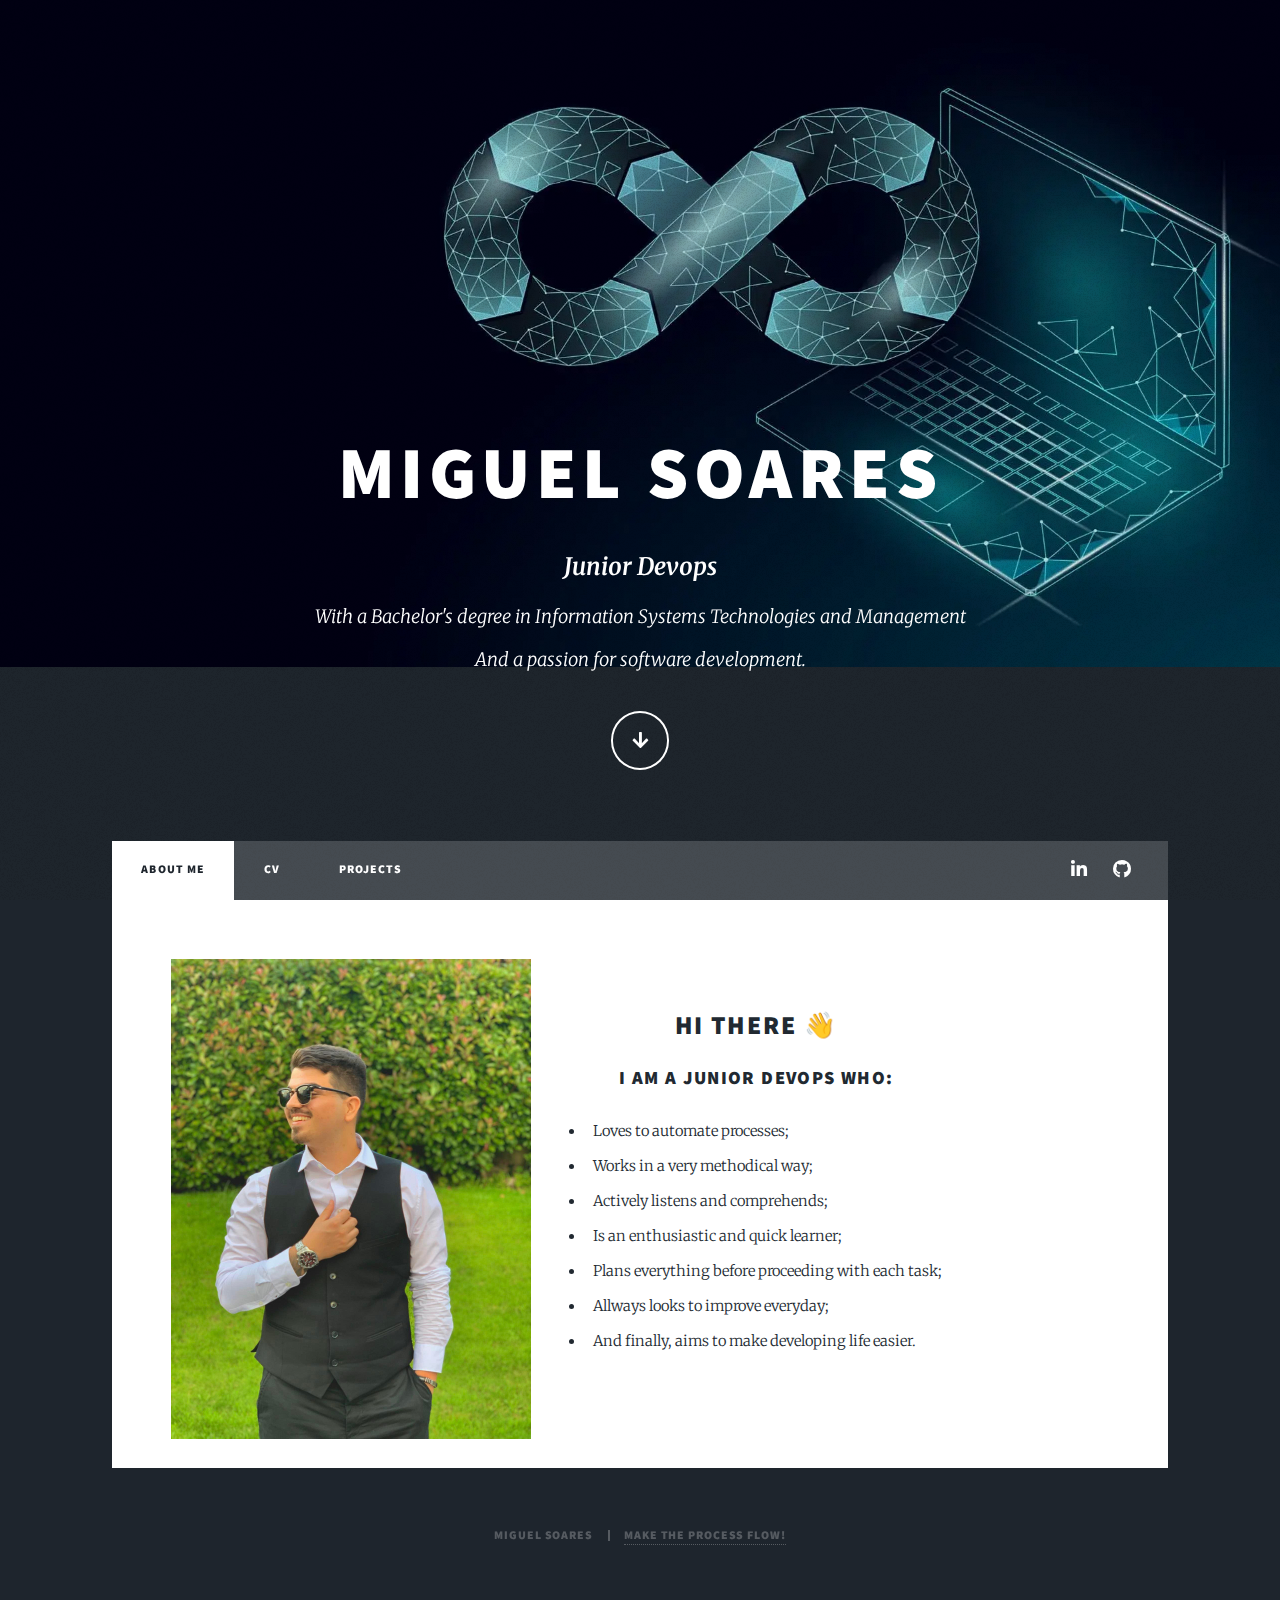
<file: index.html>
<!DOCTYPE HTML>
<!--
	Massively by HTML5 UP
	html5up.net | @ajlkn
	Free for personal and commercial use under the CCA 3.0 license (html5up.net/license)
-->
<html>
	<head>
		<title>Miguel Soares</title>
		<meta charset="utf-8" />
		<meta name="viewport" content="width=device-width, initial-scale=1, user-scalable=no" />
		<link rel="stylesheet" href="assets/css/main.css" />
		<noscript><link rel="stylesheet" href="assets/css/noscript.css" /></noscript>
		<link rel="icon" href="http://example.com/favicon.png">
	</head>
	<body class="is-preload">

		<!-- Wrapper -->
			<div id="wrapper" class="fade-in">

				<!-- Intro -->
					<div id="intro">
						<h1>
						Miguel Soares
						</h1>
						<p><b><font size=5px>Junior Devops</font></b><br> With a Bachelor's degree in Information Systems Technologies and Management </br> And a passion for software development. </p>
						<ul class="actions">
							<li><a href="#header" class="button icon solid solo fa-arrow-down scrolly">Continue</a></li>
						</ul>
					</div>

				<!-- Header -->
					<header id="header">
						<a href="index.html" class="logo">Make the process flow!</a>
					</header>

				<!-- Nav -->
					<nav id="nav">
						<ul class="links">
							<li class="active"><a href="index.html">About Me</a></li>
							<li><a href="cv.html">CV</a></li>
							<li><a href="projects.html">Projects</a></li>
						</ul>
						<ul class="icons">
							<li><a href="https://www.linkedin.com/in/miguelsoares77/" class="icon brands fa-linkedin-in"><span class="label">LinkedIn</span></a></li>
							<li><a href="https://github.com/miguelsoares77" class="icon brands fa-github"><span class="label">GitHub</span></a></li>
						</ul>
					</nav>

				<!-- Main -->
					<div id="main">
						<!-- Featured Post -->
						<div class="image-txt-container">
							<img src="images/foto1.jpg" width="360" height="480">
							<article class="post featured">

								<center>
								<h2>
									Hi there 👋
								</h2>
								<h3>I am a Junior Devops who:</h3></center>
								<ul>
								<li> Loves to automate processes;</li>
								<li> Works in a very methodical way;</li>
								<li> Actively listens and comprehends;</li>
								<li> Is an enthusiastic and quick learner;</li>	
								<li> Plans everything before proceeding with each task;</li>
								<li> Allways looks to improve everyday;</li>	
								<li> And finally, aims to make developing life easier.</li>
								</ul>
							</article>
						  </div>

					</div>


					


				<!-- Copyright -->
					<div id="copyright">
						<ul><li> Miguel Soares</li><li> <a href="#">Make the process flow!</a></li></ul>
					</div>

			</div>

		<!-- Scripts -->
			<script src="assets/js/jquery.min.js"></script>
			<script src="assets/js/jquery.scrollex.min.js"></script>
			<script src="assets/js/jquery.scrolly.min.js"></script>
			<script src="assets/js/browser.min.js"></script>
			<script src="assets/js/breakpoints.min.js"></script>
			<script src="assets/js/util.js"></script>
			<script src="assets/js/main.js"></script>

	</body>
</html>
</file>
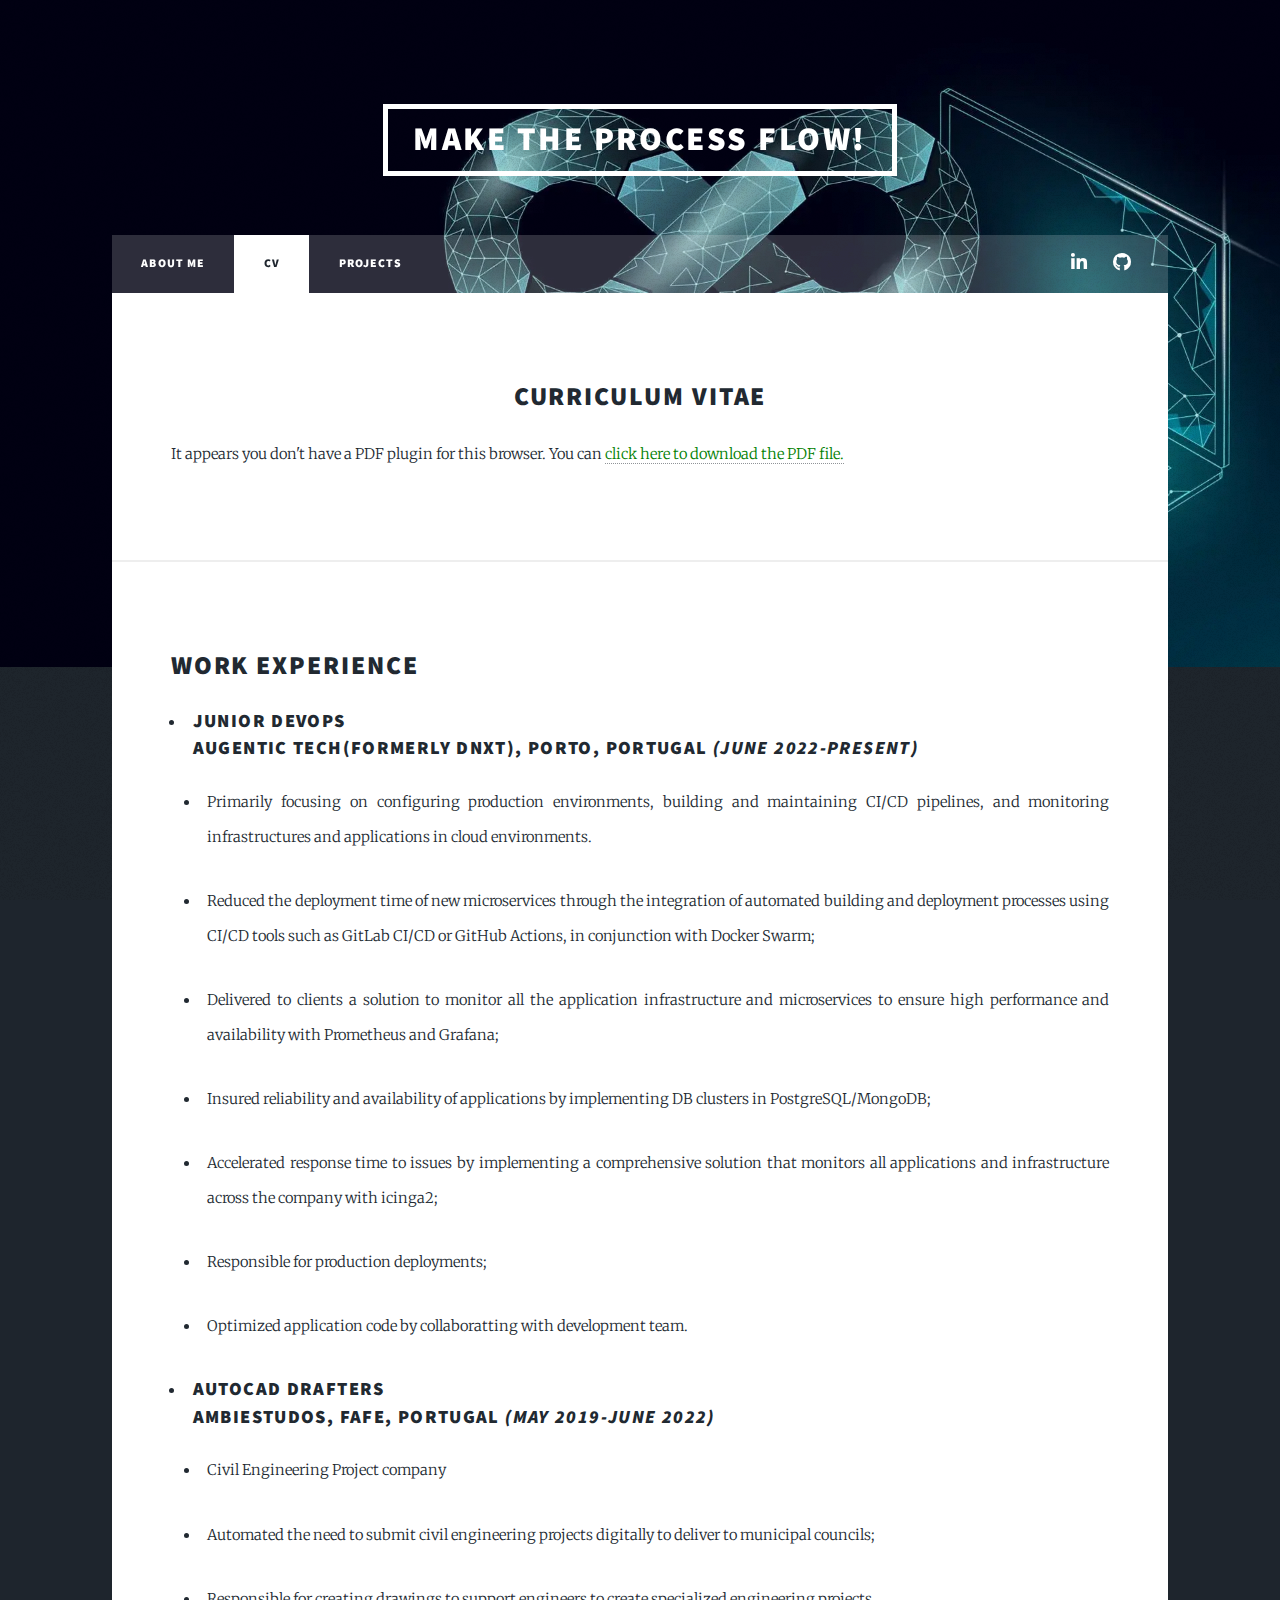
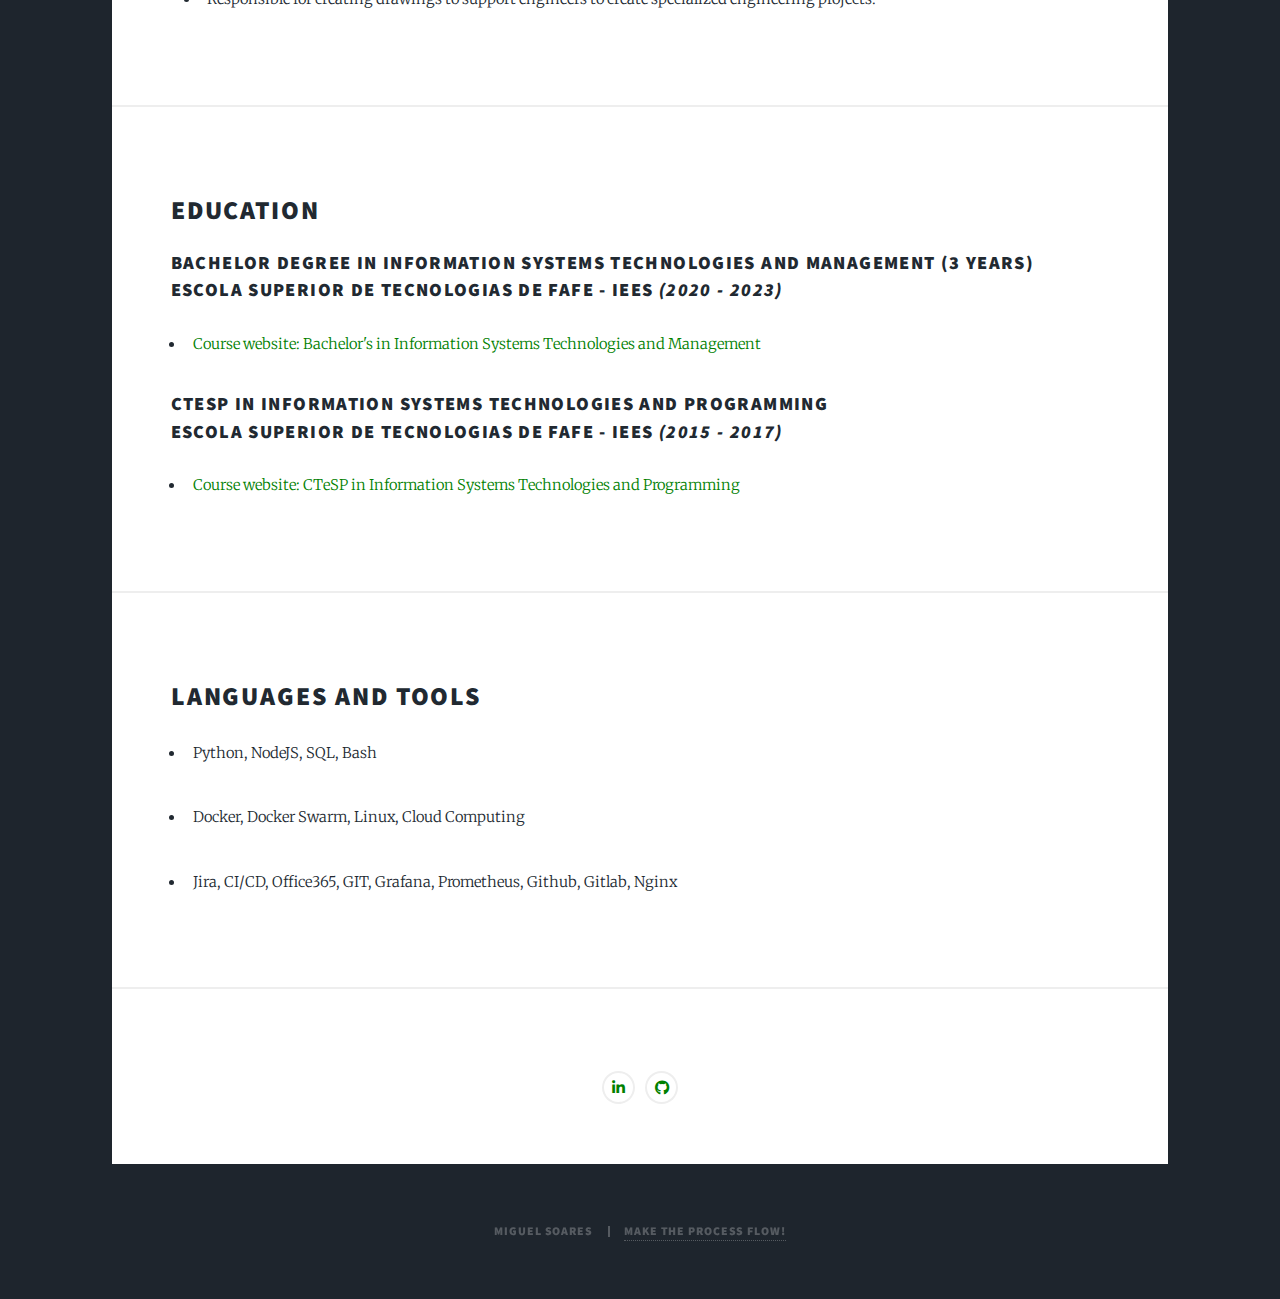
<file: cv.html>
<!DOCTYPE HTML>
<!--
	Massively by HTML5 UP
	html5up.net | @ajlkn
	Free for personal and commercial use under the CCA 3.0 license (html5up.net/license)
-->
<html>
	<head>
		<title>Miguel Soares - CV</title>
		<meta charset="utf-8" />
		<meta name="viewport" content="width=device-width, initial-scale=1, user-scalable=no" />
		<link rel="stylesheet" href="assets/css/main.css" />
		<noscript><link rel="stylesheet" href="assets/css/noscript.css" /></noscript>
	</head>
	<body class="is-preload">

		<!-- Wrapper -->
			<div id="wrapper">

				<!-- Header -->
					<header id="header">
						<a href="index.html" class="logo">Make the process flow!</a>
					</header>

				<!-- Nav -->
					<nav id="nav">
						<ul class="links">
							<li><a href="index.html">About Me</a></li>
							<li class="active"><a href="cv.html">CV</a></li>
							<li><a href="projects.html">Projects</a></li>
						</ul>
						<ul class="icons">
							<li><a href="https://www.linkedin.com/in/miguelsoares77/" class="icon brands fa-linkedin-in"><span class="label">LinkedIn</span></a></li>
							<li><a href="https://github.com/miguelsoares77" class="icon brands fa-github"><span class="label">GitHub</span></a></li>
						</ul>
					</nav>

				<!-- Main -->
					<div id="main">
						
						<!-- Post -->
						<section class="post" width="100%" height="100%">
								
								<div class="row">
								<div class="col-12 col-12-small">

								<center><h2>Curriculum Vitae</h2>
								<object data="images/resume.pdf" type="application/pdf" width="900" height="880">

									<p>It appears you don't have a PDF plugin for this browser.
									You can <a href="resume.pdf">click here to
									download the PDF file.</a></p>
									
								</object></center>


						</section>
						<section class="post">
								<!-- Work Experience -->	
								<h2>Work Experience</h2>
							    <ul>
								<li><h3>Junior Devops </br> Augentic Tech(formerly DNXT), Porto, Portugal <i>(June 2022-Present)</i></h3></li>
								<ul>
								<li><p>Primarily focusing on configuring production environments, building and maintaining CI/CD pipelines, and monitoring infrastructures and applications in cloud environments.</p></li>
								<li><p>Reduced the deployment time of new microservices through the integration of automated building and deployment processes using CI/CD tools such as GitLab CI/CD or GitHub Actions, in conjunction with Docker Swarm;</p></li>
								<li><p>Delivered to clients a solution to monitor all the application infrastructure and microservices to ensure high performance and availability with Prometheus and Grafana;</p></li>
								<li><p>Insured reliability and availability of applications by implementing DB clusters in PostgreSQL/MongoDB;</p></li>
								<li><p>Accelerated response time to issues by implementing a comprehensive solution that monitors all applications and infrastructure across the company with icinga2;</p></li>
								<li><p>Responsible for production deployments;</p></li>
								<li><p>Optimized application code by collaboratting with development team.</p></li>
							    </ul>
								    
									
								<li><h3>AutoCAD Drafters </br> Ambiestudos, Fafe, Portugal <i>(May 2019-June 2022)</i></h3></li>
								<ul>
								<li><p>Civil Engineering Project company</p></li>
								<li><p>Automated the need to submit civil engineering projects digitally to deliver to municipal councils;</p></li>
								<li><p>Responsible for creating drawings to support engineers to create specialized engineering projects.</p></li>
								</ul>
						</ul>
						</section>
						<section class="post">
								<!-- Education -->
								<h2>Education</h2>
								<h3>Bachelor degree in Information Systems Technologies	and Management (3 years)</br> Escola Superior de Tecnologias de Fafe - IEES <i>(2020 - 2023)</i></h3>
								<ul>
								<li><a href="https://iees.pt/licenciatura/tecnologias-e-gestao-de-sistemas-de-informacao/"><p>Course website: Bachelor's in Information Systems Technologies and Management</p></a></li>
								</ul>
								<h3>CTeSP in Information Systems Technologies and Programming</br> Escola Superior de Tecnologias de Fafe - IEES <i>(2015 - 2017)</i></h3>
								<ul>
								<li><a href="https://iees.pt/curso-tecnico-superior-profissional/tecnologias-e-programacao-de-sistemas-de-informacao/"><p>Course website: CTeSP in Information Systems Technologies and Programming</p></a></li>
								</ul>
							
						</section>

					</section>
					<section class="post">
							<h2>Languages and Tools</h2>
							<ul>
							<li><p>Python, NodeJS, SQL, Bash</p></li>
							<li><p>Docker, Docker Swarm, Linux, Cloud Computing </p></li>
							<li><p>Jira, CI/CD, Office365, GIT, Grafana, Prometheus, Github, Gitlab, Nginx </p></li>


						</ul>
					</section>



						<!-- Footer -->
						<footer>
							<center>

								<section>
									<h3></h3>
									<ul class="icons alt">
										<li><a href="https://www.linkedin.com/in/miguelsoares77/" class="icon brands fa-linkedin-in"><span class="label">LinkedIn</span></a></li>
										<li><a href="https://github.com/miguelsoares77" class="icon brands fa-github"><span class="label">GitHub</span></a></li>
									</ul>
								
							</section>
						</center>
						</footer>

				</div>

			
						
		
				


			<!-- Copyright -->
				<div id="copyright">
					<ul><li> Miguel Soares</li><li> <a href="#">Make the process flow!</a></li></ul>
				</div>


			</div>

		<!-- Scripts -->
			<script src="assets/js/jquery.min.js"></script>
			<script src="assets/js/jquery.scrollex.min.js"></script>
			<script src="assets/js/jquery.scrolly.min.js"></script>
			<script src="assets/js/browser.min.js"></script>
			<script src="assets/js/breakpoints.min.js"></script>
			<script src="assets/js/util.js"></script>
			<script src="assets/js/main.js"></script>

	</body>
</html>
</file>
<file: assets/css/main.css>
@import url(fontawesome-all.min.css);
@import url("https://fonts.googleapis.com/css?family=Merriweather:300,700,300italic,700italic|Source+Sans+Pro:900");

/*
	Massively by HTML5 UP
	html5up.net | @ajlkn
	Free for personal and commercial use under the CCA 3.0 license (html5up.net/license)
*/

html, body, div, span, applet, object,
iframe, h1, h2, h3, h4, h5, h6, p, blockquote,
pre, a, abbr, acronym, address, big, cite,
code, del, dfn, em, img, ins, kbd, q, s, samp,
small, strike, strong, sub, sup, tt, var, b,
u, i, center, dl, dt, dd, ol, ul, li, fieldset,
form, label, legend, table, caption, tbody,
tfoot, thead, tr, th, td, article, aside,
canvas, details, embed, figure, figcaption,
footer, header, hgroup, menu, nav, output, ruby,
section, summary, time, mark, audio, video {
	margin: 0;
	padding: 0;
	border: 0;
	font-size: 100%;
	font: inherit;
	vertical-align: baseline;}

article, aside, details, figcaption, figure,
footer, header, hgroup, menu, nav, section {
	display: block;}

body {
	line-height: 1;
}

ol, ul {
	list-style: none;
}

blockquote, q {
	quotes: none;
}

	blockquote:before, blockquote:after, q:before, q:after {
		content: '';
		content: none;
	}

table {
	border-collapse: collapse;
	border-spacing: 0;
}

body {
	-webkit-text-size-adjust: none;
}

mark {
	background-color: transparent;
	color: inherit;
}

input::-moz-focus-inner {
	border: 0;
	padding: 0;
}

input, select, textarea {
	-moz-appearance: none;
	-webkit-appearance: none;
	-ms-appearance: none;
	appearance: none;
}

/* Basic */

	@-ms-viewport {
		width: device-width;
	}

	body {
		-ms-overflow-style: scrollbar;
	}

	@media screen and (max-width: 480px) {

		html, body {
			min-width: 320px;
		}

	}

	html {
		box-sizing: border-box;
	}

	*, *:before, *:after {
		box-sizing: inherit;
	}

	body {
		background-color: #1e252d;
	}

		body.is-preload *, body.is-preload *:before, body.is-preload *:after {
			-moz-animation: none !important;
			-webkit-animation: none !important;
			-ms-animation: none !important;
			animation: none !important;
			-moz-transition: none !important;
			-webkit-transition: none !important;
			-ms-transition: none !important;
			transition: none !important;
		}

/* Type */

	html {
		font-size: 16pt;
	}

		@media screen and (max-width: 1680px) {

			html {
				font-size: 12pt;
			}

		}

		@media screen and (max-width: 1280px) {

			html {
				font-size: 11pt;
			}

		}

		@media screen and (max-width: 360px) {

			html {
				font-size: 10pt;
			}

		}

	body {
		color: #212931;
	}

	body, input, select, textarea {
		font-family: "Merriweather", Georgia, serif;
		font-weight: 300;
		font-size: 1rem;
		line-height: 2.375;
	}

	a {
		-moz-transition: color 0.2s ease-in-out, background-color 0.2s ease-in-out, border-color 0.2s ease-in-out, box-shadow 0.2s ease-in-out;
		-webkit-transition: color 0.2s ease-in-out, background-color 0.2s ease-in-out, border-color 0.2s ease-in-out, box-shadow 0.2s ease-in-out;
		-ms-transition: color 0.2s ease-in-out, background-color 0.2s ease-in-out, border-color 0.2s ease-in-out, box-shadow 0.2s ease-in-out;
		transition: color 0.2s ease-in-out, background-color 0.2s ease-in-out, border-color 0.2s ease-in-out, box-shadow 0.2s ease-in-out;
		border-bottom: dotted 1px;
		text-decoration: none;
	}

		a:hover {
			border-bottom-color: transparent;
		}

	strong, b {
		font-weight: 600;
	}

	em, i {
		font-style: italic;
	}

	p {
		text-align: justify;
		margin: 0 0 2rem 0;
	}

	h1, h2, h3, h4, h5, h6 {
		font-family: "Source Sans Pro", Helvetica, sans-serif;
		font-weight: 900;
		line-height: 1.5;
		letter-spacing: 0.075em;
		text-transform: uppercase;
		margin: 0 0 1rem 0;
	}

		h1 a, h2 a, h3 a, h4 a, h5 a, h6 a {
			border-bottom: 0;
			color: inherit;
			text-decoration: none;
		}

	h1 {
		font-size: 4rem;
		line-height: 1.1;
		margin: 0 0 2rem 0;
	}

	h2 {
		font-size: 1.75rem;
		line-height: 1.3;
		margin: 0 0 1.5rem 0;
	}

	h3 {
		font-size: 1.25rem;
		margin: 0 0 1.5rem 0;
	}

	h4 {
		font-size: 1rem;
	}

	h5 {
		font-size: 0.9rem;
	}

	h6 {
		font-size: 0.8rem;
	}

	sub {
		font-size: 0.8rem;
		position: relative;
		top: 0.5rem;
	}

	sup {
		font-size: 0.8rem;
		position: relative;
		top: -0.5rem;
	}

	blockquote {
		border-left: solid 4px;
		font-style: italic;
		margin: 0 0 2rem 0;
		padding: 0.5rem 0 0.5rem 2rem;
	}

	code {
		border: solid 2px;
		font-family: "Courier New", monospace;
		font-size: 0.9rem;
		margin: 0 0.25rem;
		padding: 0.25rem 0.65rem;
	}

	pre {
		-webkit-overflow-scrolling: touch;
		font-family: "Courier New", monospace;
		font-size: 0.9rem;
		margin: 0 0 2rem 0;
	}

		pre code {
			display: block;
			line-height: 1.75;
			padding: 1rem 1.5rem;
			overflow-x: auto;
		}

	hr {
		border: 0;
		border-bottom: solid 2px;
		margin: 3rem 0;
	}

		hr.major {
			margin: 5rem 0;
		}

	.align-left {
		text-align: left;
	}

	.align-center {
		text-align: center;
	}

	.align-right {
		text-align: right;
	}

	input, select, textarea {
		color: #212931;
	}

	a {
		color: #212931;
		border-bottom-color: rgba(33, 41, 49, 0.5);
	}

		a:hover {
			border-bottom-color: transparent;
			color: #18bfef !important;
		}

	strong, b {
		color: #212931;
	}

	h1, h2, h3, h4, h5, h6 {
		color: #212931;
	}

	blockquote {
		border-left-color: #eeeeee;
	}

	code {
		background: rgba(220, 220, 220, 0.25);
		border-color: #eeeeee;
	}

	hr {
		border-bottom-color: #eeeeee;
	}

/* Row */

	.row {
		display: flex;
		flex-wrap: wrap;
		box-sizing: border-box;
		align-items: stretch;
	}

		.row > * {
			box-sizing: border-box;
		}

		.row.gtr-uniform > * > :last-child {
			margin-bottom: 0;
		}

		.row.aln-left {
			justify-content: flex-start;
		}

		.row.aln-center {
			justify-content: center;
		}

		.row.aln-right {
			justify-content: flex-end;
		}

		.row.aln-top {
			align-items: flex-start;
		}

		.row.aln-middle {
			align-items: center;
		}

		.row.aln-bottom {
			align-items: flex-end;
		}

		.row > .imp {
			order: -1;
		}

		.row > .col-1 {
			width: 8.33333%;
		}

		.row > .off-1 {
			margin-left: 8.33333%;
		}

		.row > .col-2 {
			width: 16.66667%;
		}

		.row > .off-2 {
			margin-left: 16.66667%;
		}

		.row > .col-3 {
			width: 25%;
		}

		.row > .off-3 {
			margin-left: 25%;
		}

		.row > .col-4 {
			width: 33.33333%;
		}

		.row > .off-4 {
			margin-left: 33.33333%;
		}

		.row > .col-5 {
			width: 41.66667%;
		}

		.row > .off-5 {
			margin-left: 41.66667%;
		}

		.row > .col-6 {
			width: 50%;
		}

		.row > .off-6 {
			margin-left: 50%;
		}

		.row > .col-7 {
			width: 58.33333%;
		}

		.row > .off-7 {
			margin-left: 58.33333%;
		}

		.row > .col-8 {
			width: 66.66667%;
		}

		.row > .off-8 {
			margin-left: 66.66667%;
		}

		.row > .col-9 {
			width: 75%;
		}

		.row > .off-9 {
			margin-left: 75%;
		}

		.row > .col-10 {
			width: 83.33333%;
		}

		.row > .off-10 {
			margin-left: 83.33333%;
		}

		.row > .col-11 {
			width: 91.66667%;
		}

		.row > .off-11 {
			margin-left: 91.66667%;
		}

		.row > .col-12 {
			width: 100%;
		}

		.row > .off-12 {
			margin-left: 100%;
		}

		.row.gtr-0 {
			margin-top: 0;
			margin-left: 0rem;
		}

			.row.gtr-0 > * {
				padding: 0 0 0 0rem;
			}

			.row.gtr-0.gtr-uniform {
				margin-top: 0rem;
			}

				.row.gtr-0.gtr-uniform > * {
					padding-top: 0rem;
				}

		.row.gtr-25 {
			margin-top: 0;
			margin-left: -0.375rem;
		}

			.row.gtr-25 > * {
				padding: 0 0 0 0.375rem;
			}

			.row.gtr-25.gtr-uniform {
				margin-top: -0.375rem;
			}

				.row.gtr-25.gtr-uniform > * {
					padding-top: 0.375rem;
				}

		.row.gtr-50 {
			margin-top: 0;
			margin-left: -0.75rem;
		}

			.row.gtr-50 > * {
				padding: 0 0 0 0.75rem;
			}

			.row.gtr-50.gtr-uniform {
				margin-top: -0.75rem;
			}

				.row.gtr-50.gtr-uniform > * {
					padding-top: 0.75rem;
				}

		.row {
			margin-top: 0;
			margin-left: -1.5rem;
		}

			.row > * {
				padding: 0 0 0 1.5rem;
			}

			.row.gtr-uniform {
				margin-top: -1.5rem;
			}

				.row.gtr-uniform > * {
					padding-top: 1.5rem;
				}

		.row.gtr-150 {
			margin-top: 0;
			margin-left: -2.25rem;
		}

			.row.gtr-150 > * {
				padding: 0 0 0 2.25rem;
			}

			.row.gtr-150.gtr-uniform {
				margin-top: -2.25rem;
			}

				.row.gtr-150.gtr-uniform > * {
					padding-top: 2.25rem;
				}

		.row.gtr-200 {
			margin-top: 0;
			margin-left: -3rem;
		}

			.row.gtr-200 > * {
				padding: 0 0 0 3rem;
			}

			.row.gtr-200.gtr-uniform {
				margin-top: -3rem;
			}

				.row.gtr-200.gtr-uniform > * {
					padding-top: 3rem;
				}

		@media screen and (max-width: 1680px) {

			.row {
				display: flex;
				flex-wrap: wrap;
				box-sizing: border-box;
				align-items: stretch;
			}

				.row > * {
					box-sizing: border-box;
				}

				.row.gtr-uniform > * > :last-child {
					margin-bottom: 0;
				}

				.row.aln-left {
					justify-content: flex-start;
				}

				.row.aln-center {
					justify-content: center;
				}

				.row.aln-right {
					justify-content: flex-end;
				}

				.row.aln-top {
					align-items: flex-start;
				}

				.row.aln-middle {
					align-items: center;
				}

				.row.aln-bottom {
					align-items: flex-end;
				}

				.row > .imp-xlarge {
					order: -1;
				}

				.row > .col-1-xlarge {
					width: 8.33333%;
				}

				.row > .off-1-xlarge {
					margin-left: 8.33333%;
				}

				.row > .col-2-xlarge {
					width: 16.66667%;
				}

				.row > .off-2-xlarge {
					margin-left: 16.66667%;
				}

				.row > .col-3-xlarge {
					width: 25%;
				}

				.row > .off-3-xlarge {
					margin-left: 25%;
				}

				.row > .col-4-xlarge {
					width: 33.33333%;
				}

				.row > .off-4-xlarge {
					margin-left: 33.33333%;
				}

				.row > .col-5-xlarge {
					width: 41.66667%;
				}

				.row > .off-5-xlarge {
					margin-left: 41.66667%;
				}

				.row > .col-6-xlarge {
					width: 50%;
				}

				.row > .off-6-xlarge {
					margin-left: 50%;
				}

				.row > .col-7-xlarge {
					width: 58.33333%;
				}

				.row > .off-7-xlarge {
					margin-left: 58.33333%;
				}

				.row > .col-8-xlarge {
					width: 66.66667%;
				}

				.row > .off-8-xlarge {
					margin-left: 66.66667%;
				}

				.row > .col-9-xlarge {
					width: 75%;
				}

				.row > .off-9-xlarge {
					margin-left: 75%;
				}

				.row > .col-10-xlarge {
					width: 83.33333%;
				}

				.row > .off-10-xlarge {
					margin-left: 83.33333%;
				}

				.row > .col-11-xlarge {
					width: 91.66667%;
				}

				.row > .off-11-xlarge {
					margin-left: 91.66667%;
				}

				.row > .col-12-xlarge {
					width: 100%;
				}

				.row > .off-12-xlarge {
					margin-left: 100%;
				}

				.row.gtr-0 {
					margin-top: 0;
					margin-left: 0rem;
				}

					.row.gtr-0 > * {
						padding: 0 0 0 0rem;
					}

					.row.gtr-0.gtr-uniform {
						margin-top: 0rem;
					}

						.row.gtr-0.gtr-uniform > * {
							padding-top: 0rem;
						}

				.row.gtr-25 {
					margin-top: 0;
					margin-left: -0.375rem;
				}

					.row.gtr-25 > * {
						padding: 0 0 0 0.375rem;
					}

					.row.gtr-25.gtr-uniform {
						margin-top: -0.375rem;
					}

						.row.gtr-25.gtr-uniform > * {
							padding-top: 0.375rem;
						}

				.row.gtr-50 {
					margin-top: 0;
					margin-left: -0.75rem;
				}

					.row.gtr-50 > * {
						padding: 0 0 0 0.75rem;
					}

					.row.gtr-50.gtr-uniform {
						margin-top: -0.75rem;
					}

						.row.gtr-50.gtr-uniform > * {
							padding-top: 0.75rem;
						}

				.row {
					margin-top: 0;
					margin-left: -1.5rem;
				}

					.row > * {
						padding: 0 0 0 1.5rem;
					}

					.row.gtr-uniform {
						margin-top: -1.5rem;
					}

						.row.gtr-uniform > * {
							padding-top: 1.5rem;
						}

				.row.gtr-150 {
					margin-top: 0;
					margin-left: -2.25rem;
				}

					.row.gtr-150 > * {
						padding: 0 0 0 2.25rem;
					}

					.row.gtr-150.gtr-uniform {
						margin-top: -2.25rem;
					}

						.row.gtr-150.gtr-uniform > * {
							padding-top: 2.25rem;
						}

				.row.gtr-200 {
					margin-top: 0;
					margin-left: -3rem;
				}

					.row.gtr-200 > * {
						padding: 0 0 0 3rem;
					}

					.row.gtr-200.gtr-uniform {
						margin-top: -3rem;
					}

						.row.gtr-200.gtr-uniform > * {
							padding-top: 3rem;
						}

		}

		@media screen and (max-width: 1280px) {

			.row {
				display: flex;
				flex-wrap: wrap;
				box-sizing: border-box;
				align-items: stretch;
			}

				.row > * {
					box-sizing: border-box;
				}

				.row.gtr-uniform > * > :last-child {
					margin-bottom: 0;
				}

				.row.aln-left {
					justify-content: flex-start;
				}

				.row.aln-center {
					justify-content: center;
				}

				.row.aln-right {
					justify-content: flex-end;
				}

				.row.aln-top {
					align-items: flex-start;
				}

				.row.aln-middle {
					align-items: center;
				}

				.row.aln-bottom {
					align-items: flex-end;
				}

				.row > .imp-large {
					order: -1;
				}

				.row > .col-1-large {
					width: 8.33333%;
				}

				.row > .off-1-large {
					margin-left: 8.33333%;
				}

				.row > .col-2-large {
					width: 16.66667%;
				}

				.row > .off-2-large {
					margin-left: 16.66667%;
				}

				.row > .col-3-large {
					width: 25%;
				}

				.row > .off-3-large {
					margin-left: 25%;
				}

				.row > .col-4-large {
					width: 33.33333%;
				}

				.row > .off-4-large {
					margin-left: 33.33333%;
				}

				.row > .col-5-large {
					width: 41.66667%;
				}

				.row > .off-5-large {
					margin-left: 41.66667%;
				}

				.row > .col-6-large {
					width: 50%;
				}

				.row > .off-6-large {
					margin-left: 50%;
				}

				.row > .col-7-large {
					width: 58.33333%;
				}

				.row > .off-7-large {
					margin-left: 58.33333%;
				}

				.row > .col-8-large {
					width: 66.66667%;
				}

				.row > .off-8-large {
					margin-left: 66.66667%;
				}

				.row > .col-9-large {
					width: 75%;
				}

				.row > .off-9-large {
					margin-left: 75%;
				}

				.row > .col-10-large {
					width: 83.33333%;
				}

				.row > .off-10-large {
					margin-left: 83.33333%;
				}

				.row > .col-11-large {
					width: 91.66667%;
				}

				.row > .off-11-large {
					margin-left: 91.66667%;
				}

				.row > .col-12-large {
					width: 100%;
				}

				.row > .off-12-large {
					margin-left: 100%;
				}

				.row.gtr-0 {
					margin-top: 0;
					margin-left: 0rem;
				}

					.row.gtr-0 > * {
						padding: 0 0 0 0rem;
					}

					.row.gtr-0.gtr-uniform {
						margin-top: 0rem;
					}

						.row.gtr-0.gtr-uniform > * {
							padding-top: 0rem;
						}

				.row.gtr-25 {
					margin-top: 0;
					margin-left: -0.375rem;
				}

					.row.gtr-25 > * {
						padding: 0 0 0 0.375rem;
					}

					.row.gtr-25.gtr-uniform {
						margin-top: -0.375rem;
					}

						.row.gtr-25.gtr-uniform > * {
							padding-top: 0.375rem;
						}

				.row.gtr-50 {
					margin-top: 0;
					margin-left: -0.75rem;
				}

					.row.gtr-50 > * {
						padding: 0 0 0 0.75rem;
					}

					.row.gtr-50.gtr-uniform {
						margin-top: -0.75rem;
					}

						.row.gtr-50.gtr-uniform > * {
							padding-top: 0.75rem;
						}

				.row {
					margin-top: 0;
					margin-left: -1.5rem;
				}

					.row > * {
						padding: 0 0 0 1.5rem;
					}

					.row.gtr-uniform {
						margin-top: -1.5rem;
					}

						.row.gtr-uniform > * {
							padding-top: 1.5rem;
						}

				.row.gtr-150 {
					margin-top: 0;
					margin-left: -2.25rem;
				}

					.row.gtr-150 > * {
						padding: 0 0 0 2.25rem;
					}

					.row.gtr-150.gtr-uniform {
						margin-top: -2.25rem;
					}

						.row.gtr-150.gtr-uniform > * {
							padding-top: 2.25rem;
						}

				.row.gtr-200 {
					margin-top: 0;
					margin-left: -3rem;
				}

					.row.gtr-200 > * {
						padding: 0 0 0 3rem;
					}

					.row.gtr-200.gtr-uniform {
						margin-top: -3rem;
					}

						.row.gtr-200.gtr-uniform > * {
							padding-top: 3rem;
						}

		}

		@media screen and (max-width: 980px) {

			.row {
				display: flex;
				flex-wrap: wrap;
				box-sizing: border-box;
				align-items: stretch;
			}

				.row > * {
					box-sizing: border-box;
				}

				.row.gtr-uniform > * > :last-child {
					margin-bottom: 0;
				}

				.row.aln-left {
					justify-content: flex-start;
				}

				.row.aln-center {
					justify-content: center;
				}

				.row.aln-right {
					justify-content: flex-end;
				}

				.row.aln-top {
					align-items: flex-start;
				}

				.row.aln-middle {
					align-items: center;
				}

				.row.aln-bottom {
					align-items: flex-end;
				}

				.row > .imp-medium {
					order: -1;
				}

				.row > .col-1-medium {
					width: 8.33333%;
				}

				.row > .off-1-medium {
					margin-left: 8.33333%;
				}

				.row > .col-2-medium {
					width: 16.66667%;
				}

				.row > .off-2-medium {
					margin-left: 16.66667%;
				}

				.row > .col-3-medium {
					width: 25%;
				}

				.row > .off-3-medium {
					margin-left: 25%;
				}

				.row > .col-4-medium {
					width: 33.33333%;
				}

				.row > .off-4-medium {
					margin-left: 33.33333%;
				}

				.row > .col-5-medium {
					width: 41.66667%;
				}

				.row > .off-5-medium {
					margin-left: 41.66667%;
				}

				.row > .col-6-medium {
					width: 50%;
				}

				.row > .off-6-medium {
					margin-left: 50%;
				}

				.row > .col-7-medium {
					width: 58.33333%;
				}

				.row > .off-7-medium {
					margin-left: 58.33333%;
				}

				.row > .col-8-medium {
					width: 66.66667%;
				}

				.row > .off-8-medium {
					margin-left: 66.66667%;
				}

				.row > .col-9-medium {
					width: 75%;
				}

				.row > .off-9-medium {
					margin-left: 75%;
				}

				.row > .col-10-medium {
					width: 83.33333%;
				}

				.row > .off-10-medium {
					margin-left: 83.33333%;
				}

				.row > .col-11-medium {
					width: 91.66667%;
				}

				.row > .off-11-medium {
					margin-left: 91.66667%;
				}

				.row > .col-12-medium {
					width: 100%;
				}

				.row > .off-12-medium {
					margin-left: 100%;
				}

				.row.gtr-0 {
					margin-top: 0;
					margin-left: 0rem;
				}

					.row.gtr-0 > * {
						padding: 0 0 0 0rem;
					}

					.row.gtr-0.gtr-uniform {
						margin-top: 0rem;
					}

						.row.gtr-0.gtr-uniform > * {
							padding-top: 0rem;
						}

				.row.gtr-25 {
					margin-top: 0;
					margin-left: -0.375rem;
				}

					.row.gtr-25 > * {
						padding: 0 0 0 0.375rem;
					}

					.row.gtr-25.gtr-uniform {
						margin-top: -0.375rem;
					}

						.row.gtr-25.gtr-uniform > * {
							padding-top: 0.375rem;
						}

				.row.gtr-50 {
					margin-top: 0;
					margin-left: -0.75rem;
				}

					.row.gtr-50 > * {
						padding: 0 0 0 0.75rem;
					}

					.row.gtr-50.gtr-uniform {
						margin-top: -0.75rem;
					}

						.row.gtr-50.gtr-uniform > * {
							padding-top: 0.75rem;
						}

				.row {
					margin-top: 0;
					margin-left: -1.5rem;
				}

					.row > * {
						padding: 0 0 0 1.5rem;
					}

					.row.gtr-uniform {
						margin-top: -1.5rem;
					}

						.row.gtr-uniform > * {
							padding-top: 1.5rem;
						}

				.row.gtr-150 {
					margin-top: 0;
					margin-left: -2.25rem;
				}

					.row.gtr-150 > * {
						padding: 0 0 0 2.25rem;
					}

					.row.gtr-150.gtr-uniform {
						margin-top: -2.25rem;
					}

						.row.gtr-150.gtr-uniform > * {
							padding-top: 2.25rem;
						}

				.row.gtr-200 {
					margin-top: 0;
					margin-left: -3rem;
				}

					.row.gtr-200 > * {
						padding: 0 0 0 3rem;
					}

					.row.gtr-200.gtr-uniform {
						margin-top: -3rem;
					}

						.row.gtr-200.gtr-uniform > * {
							padding-top: 3rem;
						}

		}

		@media screen and (max-width: 736px) {

			.row {
				display: flex;
				flex-wrap: wrap;
				box-sizing: border-box;
				align-items: stretch;
			}

				.row > * {
					box-sizing: border-box;
				}

				.row.gtr-uniform > * > :last-child {
					margin-bottom: 0;
				}

				.row.aln-left {
					justify-content: flex-start;
				}

				.row.aln-center {
					justify-content: center;
				}

				.row.aln-right {
					justify-content: flex-end;
				}

				.row.aln-top {
					align-items: flex-start;
				}

				.row.aln-middle {
					align-items: center;
				}

				.row.aln-bottom {
					align-items: flex-end;
				}

				.row > .imp-small {
					order: -1;
				}

				.row > .col-1-small {
					width: 8.33333%;
				}

				.row > .off-1-small {
					margin-left: 8.33333%;
				}

				.row > .col-2-small {
					width: 16.66667%;
				}

				.row > .off-2-small {
					margin-left: 16.66667%;
				}

				.row > .col-3-small {
					width: 25%;
				}

				.row > .off-3-small {
					margin-left: 25%;
				}

				.row > .col-4-small {
					width: 33.33333%;
				}

				.row > .off-4-small {
					margin-left: 33.33333%;
				}

				.row > .col-5-small {
					width: 41.66667%;
				}

				.row > .off-5-small {
					margin-left: 41.66667%;
				}

				.row > .col-6-small {
					width: 50%;
				}

				.row > .off-6-small {
					margin-left: 50%;
				}

				.row > .col-7-small {
					width: 58.33333%;
				}

				.row > .off-7-small {
					margin-left: 58.33333%;
				}

				.row > .col-8-small {
					width: 66.66667%;
				}

				.row > .off-8-small {
					margin-left: 66.66667%;
				}

				.row > .col-9-small {
					width: 75%;
				}

				.row > .off-9-small {
					margin-left: 75%;
				}

				.row > .col-10-small {
					width: 83.33333%;
				}

				.row > .off-10-small {
					margin-left: 83.33333%;
				}

				.row > .col-11-small {
					width: 91.66667%;
				}

				.row > .off-11-small {
					margin-left: 91.66667%;
				}

				.row > .col-12-small {
					width: 100%;
				}

				.row > .off-12-small {
					margin-left: 100%;
				}

				.row.gtr-0 {
					margin-top: 0;
					margin-left: 0rem;
				}

					.row.gtr-0 > * {
						padding: 0 0 0 0rem;
					}

					.row.gtr-0.gtr-uniform {
						margin-top: 0rem;
					}

						.row.gtr-0.gtr-uniform > * {
							padding-top: 0rem;
						}

				.row.gtr-25 {
					margin-top: 0;
					margin-left: -0.375rem;
				}

					.row.gtr-25 > * {
						padding: 0 0 0 0.375rem;
					}

					.row.gtr-25.gtr-uniform {
						margin-top: -0.375rem;
					}

						.row.gtr-25.gtr-uniform > * {
							padding-top: 0.375rem;
						}

				.row.gtr-50 {
					margin-top: 0;
					margin-left: -0.75rem;
				}

					.row.gtr-50 > * {
						padding: 0 0 0 0.75rem;
					}

					.row.gtr-50.gtr-uniform {
						margin-top: -0.75rem;
					}

						.row.gtr-50.gtr-uniform > * {
							padding-top: 0.75rem;
						}

				.row {
					margin-top: 0;
					margin-left: -1.5rem;
				}

					.row > * {
						padding: 0 0 0 1.5rem;
					}

					.row.gtr-uniform {
						margin-top: -1.5rem;
					}

						.row.gtr-uniform > * {
							padding-top: 1.5rem;
						}

				.row.gtr-150 {
					margin-top: 0;
					margin-left: -2.25rem;
				}

					.row.gtr-150 > * {
						padding: 0 0 0 2.25rem;
					}

					.row.gtr-150.gtr-uniform {
						margin-top: -2.25rem;
					}

						.row.gtr-150.gtr-uniform > * {
							padding-top: 2.25rem;
						}

				.row.gtr-200 {
					margin-top: 0;
					margin-left: -3rem;
				}

					.row.gtr-200 > * {
						padding: 0 0 0 3rem;
					}

					.row.gtr-200.gtr-uniform {
						margin-top: -3rem;
					}

						.row.gtr-200.gtr-uniform > * {
							padding-top: 3rem;
						}

		}

		@media screen and (max-width: 480px) {

			.row {
				display: flex;
				flex-wrap: wrap;
				box-sizing: border-box;
				align-items: stretch;
			}

				.row > * {
					box-sizing: border-box;
				}

				.row.gtr-uniform > * > :last-child {
					margin-bottom: 0;
				}

				.row.aln-left {
					justify-content: flex-start;
				}

				.row.aln-center {
					justify-content: center;
				}

				.row.aln-right {
					justify-content: flex-end;
				}

				.row.aln-top {
					align-items: flex-start;
				}

				.row.aln-middle {
					align-items: center;
				}

				.row.aln-bottom {
					align-items: flex-end;
				}

				.row > .imp-xsmall {
					order: -1;
				}

				.row > .col-1-xsmall {
					width: 8.33333%;
				}

				.row > .off-1-xsmall {
					margin-left: 8.33333%;
				}

				.row > .col-2-xsmall {
					width: 16.66667%;
				}

				.row > .off-2-xsmall {
					margin-left: 16.66667%;
				}

				.row > .col-3-xsmall {
					width: 25%;
				}

				.row > .off-3-xsmall {
					margin-left: 25%;
				}

				.row > .col-4-xsmall {
					width: 33.33333%;
				}

				.row > .off-4-xsmall {
					margin-left: 33.33333%;
				}

				.row > .col-5-xsmall {
					width: 41.66667%;
				}

				.row > .off-5-xsmall {
					margin-left: 41.66667%;
				}

				.row > .col-6-xsmall {
					width: 50%;
				}

				.row > .off-6-xsmall {
					margin-left: 50%;
				}

				.row > .col-7-xsmall {
					width: 58.33333%;
				}

				.row > .off-7-xsmall {
					margin-left: 58.33333%;
				}

				.row > .col-8-xsmall {
					width: 66.66667%;
				}

				.row > .off-8-xsmall {
					margin-left: 66.66667%;
				}

				.row > .col-9-xsmall {
					width: 75%;
				}

				.row > .off-9-xsmall {
					margin-left: 75%;
				}

				.row > .col-10-xsmall {
					width: 83.33333%;
				}

				.row > .off-10-xsmall {
					margin-left: 83.33333%;
				}

				.row > .col-11-xsmall {
					width: 91.66667%;
				}

				.row > .off-11-xsmall {
					margin-left: 91.66667%;
				}

				.row > .col-12-xsmall {
					width: 100%;
				}

				.row > .off-12-xsmall {
					margin-left: 100%;
				}

				.row.gtr-0 {
					margin-top: 0;
					margin-left: 0rem;
				}

					.row.gtr-0 > * {
						padding: 0 0 0 0rem;
					}

					.row.gtr-0.gtr-uniform {
						margin-top: 0rem;
					}

						.row.gtr-0.gtr-uniform > * {
							padding-top: 0rem;
						}

				.row.gtr-25 {
					margin-top: 0;
					margin-left: -0.375rem;
				}

					.row.gtr-25 > * {
						padding: 0 0 0 0.375rem;
					}

					.row.gtr-25.gtr-uniform {
						margin-top: -0.375rem;
					}

						.row.gtr-25.gtr-uniform > * {
							padding-top: 0.375rem;
						}

				.row.gtr-50 {
					margin-top: 0;
					margin-left: -0.75rem;
				}

					.row.gtr-50 > * {
						padding: 0 0 0 0.75rem;
					}

					.row.gtr-50.gtr-uniform {
						margin-top: -0.75rem;
					}

						.row.gtr-50.gtr-uniform > * {
							padding-top: 0.75rem;
						}

				.row {
					margin-top: 0;
					margin-left: -1.5rem;
				}

					.row > * {
						padding: 0 0 0 1.5rem;
					}

					.row.gtr-uniform {
						margin-top: -1.5rem;
					}

						.row.gtr-uniform > * {
							padding-top: 1.5rem;
						}

				.row.gtr-150 {
					margin-top: 0;
					margin-left: -2.25rem;
				}

					.row.gtr-150 > * {
						padding: 0 0 0 2.25rem;
					}

					.row.gtr-150.gtr-uniform {
						margin-top: -2.25rem;
					}

						.row.gtr-150.gtr-uniform > * {
							padding-top: 2.25rem;
						}

				.row.gtr-200 {
					margin-top: 0;
					margin-left: -3rem;
				}

					.row.gtr-200 > * {
						padding: 0 0 0 3rem;
					}

					.row.gtr-200.gtr-uniform {
						margin-top: -3rem;
					}

						.row.gtr-200.gtr-uniform > * {
							padding-top: 3rem;
						}

		}

		@media screen and (max-width: 360px) {

			.row {
				display: flex;
				flex-wrap: wrap;
				box-sizing: border-box;
				align-items: stretch;
			}

				.row > * {
					box-sizing: border-box;
				}

				.row.gtr-uniform > * > :last-child {
					margin-bottom: 0;
				}

				.row.aln-left {
					justify-content: flex-start;
				}

				.row.aln-center {
					justify-content: center;
				}

				.row.aln-right {
					justify-content: flex-end;
				}

				.row.aln-top {
					align-items: flex-start;
				}

				.row.aln-middle {
					align-items: center;
				}

				.row.aln-bottom {
					align-items: flex-end;
				}

				.row > .imp-xxsmall {
					order: -1;
				}

				.row > .col-1-xxsmall {
					width: 8.33333%;
				}

				.row > .off-1-xxsmall {
					margin-left: 8.33333%;
				}

				.row > .col-2-xxsmall {
					width: 16.66667%;
				}

				.row > .off-2-xxsmall {
					margin-left: 16.66667%;
				}

				.row > .col-3-xxsmall {
					width: 25%;
				}

				.row > .off-3-xxsmall {
					margin-left: 25%;
				}

				.row > .col-4-xxsmall {
					width: 33.33333%;
				}

				.row > .off-4-xxsmall {
					margin-left: 33.33333%;
				}

				.row > .col-5-xxsmall {
					width: 41.66667%;
				}

				.row > .off-5-xxsmall {
					margin-left: 41.66667%;
				}

				.row > .col-6-xxsmall {
					width: 50%;
				}

				.row > .off-6-xxsmall {
					margin-left: 50%;
				}

				.row > .col-7-xxsmall {
					width: 58.33333%;
				}

				.row > .off-7-xxsmall {
					margin-left: 58.33333%;
				}

				.row > .col-8-xxsmall {
					width: 66.66667%;
				}

				.row > .off-8-xxsmall {
					margin-left: 66.66667%;
				}

				.row > .col-9-xxsmall {
					width: 75%;
				}

				.row > .off-9-xxsmall {
					margin-left: 75%;
				}

				.row > .col-10-xxsmall {
					width: 83.33333%;
				}

				.row > .off-10-xxsmall {
					margin-left: 83.33333%;
				}

				.row > .col-11-xxsmall {
					width: 91.66667%;
				}

				.row > .off-11-xxsmall {
					margin-left: 91.66667%;
				}

				.row > .col-12-xxsmall {
					width: 100%;
				}

				.row > .off-12-xxsmall {
					margin-left: 100%;
				}

				.row.gtr-0 {
					margin-top: 0;
					margin-left: 0rem;
				}

					.row.gtr-0 > * {
						padding: 0 0 0 0rem;
					}

					.row.gtr-0.gtr-uniform {
						margin-top: 0rem;
					}

						.row.gtr-0.gtr-uniform > * {
							padding-top: 0rem;
						}

				.row.gtr-25 {
					margin-top: 0;
					margin-left: -0.375rem;
				}

					.row.gtr-25 > * {
						padding: 0 0 0 0.375rem;
					}

					.row.gtr-25.gtr-uniform {
						margin-top: -0.375rem;
					}

						.row.gtr-25.gtr-uniform > * {
							padding-top: 0.375rem;
						}

				.row.gtr-50 {
					margin-top: 0;
					margin-left: -0.75rem;
				}

					.row.gtr-50 > * {
						padding: 0 0 0 0.75rem;
					}

					.row.gtr-50.gtr-uniform {
						margin-top: -0.75rem;
					}

						.row.gtr-50.gtr-uniform > * {
							padding-top: 0.75rem;
						}

				.row {
					margin-top: 0;
					margin-left: -1.5rem;
				}

					.row > * {
						padding: 0 0 0 1.5rem;
					}

					.row.gtr-uniform {
						margin-top: -1.5rem;
					}

						.row.gtr-uniform > * {
							padding-top: 1.5rem;
						}

				.row.gtr-150 {
					margin-top: 0;
					margin-left: -2.25rem;
				}

					.row.gtr-150 > * {
						padding: 0 0 0 2.25rem;
					}

					.row.gtr-150.gtr-uniform {
						margin-top: -2.25rem;
					}

						.row.gtr-150.gtr-uniform > * {
							padding-top: 2.25rem;
						}

				.row.gtr-200 {
					margin-top: 0;
					margin-left: -3rem;
				}

					.row.gtr-200 > * {
						padding: 0 0 0 3rem;
					}

					.row.gtr-200.gtr-uniform {
						margin-top: -3rem;
					}

						.row.gtr-200.gtr-uniform > * {
							padding-top: 3rem;
						}

		}

/* Box */

	.box {
		border: solid 2px;
		margin-bottom: 2rem;
		padding: 1.5rem;
	}

		.box > :last-child,
		.box > :last-child > :last-child,
		.box > :last-child > :last-child > :last-child {
			margin-bottom: 0;
		}

		.box.alt {
			border: 0;
			border-radius: 0;
			padding: 0;
		}

	.box {
		border-color: #eeeeee;
	}

/* Button */

	input[type="submit"],
	input[type="reset"],
	input[type="button"],
	button,
	.button {
		-moz-appearance: none;
		-webkit-appearance: none;
		-ms-appearance: none;
		appearance: none;
		-moz-transition: background-color 0.2s ease-in-out, box-shadow 0.2s ease-in-out, color 0.2s ease-in-out;
		-webkit-transition: background-color 0.2s ease-in-out, box-shadow 0.2s ease-in-out, color 0.2s ease-in-out;
		-ms-transition: background-color 0.2s ease-in-out, box-shadow 0.2s ease-in-out, color 0.2s ease-in-out;
		transition: background-color 0.2s ease-in-out, box-shadow 0.2s ease-in-out, color 0.2s ease-in-out;
		border: 0;
		border-radius: 0;
		cursor: pointer;
		display: inline-block;
		font-family: "Source Sans Pro", Helvetica, sans-serif;
		font-size: 0.8rem;
		font-weight: 900;
		letter-spacing: 0.075em;
		height: 3rem;
		line-height: 3rem;
		padding: 0 2rem;
		text-align: center;
		text-decoration: none;
		text-transform: uppercase;
		white-space: nowrap;
	}

		input[type="submit"].icon:before,
		input[type="reset"].icon:before,
		input[type="button"].icon:before,
		button.icon:before,
		.button.icon:before {
			margin-right: 0.5rem;
		}

		input[type="submit"].icon.solo,
		input[type="reset"].icon.solo,
		input[type="button"].icon.solo,
		button.icon.solo,
		.button.icon.solo {
			position: relative;
			width: 4rem;
			height: 4rem;
			line-height: 4rem;
			border-radius: 4rem;
			text-indent: 4rem;
			overflow: hidden;
			padding: 0;
			white-space: nowrap;
		}

			input[type="submit"].icon.solo:before,
			input[type="reset"].icon.solo:before,
			input[type="button"].icon.solo:before,
			button.icon.solo:before,
			.button.icon.solo:before {
				position: absolute;
				display: block;
				top: 0;
				left: 0;
				width: inherit;
				height: inherit;
				line-height: inherit;
				font-size: 1.25rem;
				margin-right: 0;
				text-align: center;
				text-indent: 0;
			}

		input[type="submit"].fit,
		input[type="reset"].fit,
		input[type="button"].fit,
		button.fit,
		.button.fit {
			width: 100%;
		}

		input[type="submit"].small,
		input[type="reset"].small,
		input[type="button"].small,
		button.small,
		.button.small {
			font-size: 0.7rem;
			height: 2.5rem;
			line-height: 2.5rem;
			padding: 0 1.5rem;
		}

		input[type="submit"].large,
		input[type="reset"].large,
		input[type="button"].large,
		button.large,
		.button.large {
			font-size: 0.9rem;
			height: 3.5rem;
			line-height: 3.5rem;
			padding: 0 2.75rem;
		}

		@media screen and (max-width: 980px) {

			input[type="submit"],
			input[type="reset"],
			input[type="button"],
			button,
			.button {
				font-size: 0.9rem;
				height: 3.25rem;
				line-height: 3.25rem;
			}

				input[type="submit"].large,
				input[type="reset"].large,
				input[type="button"].large,
				button.large,
				.button.large {
					font-size: 1rem;
					height: 3.75rem;
					line-height: 3.75rem;
				}

		}

		input[type="submit"].disabled, input[type="submit"]:disabled,
		input[type="reset"].disabled,
		input[type="reset"]:disabled,
		input[type="button"].disabled,
		input[type="button"]:disabled,
		button.disabled,
		button:disabled,
		.button.disabled,
		.button:disabled {
			pointer-events: none;
			opacity: 0.25;
		}

	input[type="submit"],
	input[type="reset"],
	input[type="button"],
	button,
	.button {
		background-color: transparent;
		box-shadow: inset 0 0 0 2px #212931;
		color: #212931 !important;
	}

		input[type="submit"]:hover,
		input[type="reset"]:hover,
		input[type="button"]:hover,
		button:hover,
		.button:hover {
			box-shadow: inset 0 0 0 2px #18bfef;
			color: #18bfef !important;
		}

		input[type="submit"].primary,
		input[type="reset"].primary,
		input[type="button"].primary,
		button.primary,
		.button.primary {
			background-color: #212931;
			box-shadow: none;
			color: #ffffff !important;
		}

			input[type="submit"].primary:hover,
			input[type="reset"].primary:hover,
			input[type="button"].primary:hover,
			button.primary:hover,
			.button.primary:hover {
				background-color: #18bfef;
			}

/* Form */

	form {
		margin: 0 0 2rem 0;
	}

		form > :last-child {
			margin-bottom: 0;
		}

		form > .fields {
			display: -moz-flex;
			display: -webkit-flex;
			display: -ms-flex;
			display: flex;
			-moz-flex-wrap: wrap;
			-webkit-flex-wrap: wrap;
			-ms-flex-wrap: wrap;
			flex-wrap: wrap;
			width: calc(100% + 3rem);
			margin: -1.5rem 0 2rem -1.5rem;
		}

			form > .fields > .field {
				-moz-flex-grow: 0;
				-webkit-flex-grow: 0;
				-ms-flex-grow: 0;
				flex-grow: 0;
				-moz-flex-shrink: 0;
				-webkit-flex-shrink: 0;
				-ms-flex-shrink: 0;
				flex-shrink: 0;
				padding: 1.5rem 0 0 1.5rem;
				width: calc(100% - 1.5rem);
			}

				form > .fields > .field.half {
					width: calc(50% - 0.75rem);
				}

				form > .fields > .field.third {
					width: calc(100%/3 - 0.5rem);
				}

				form > .fields > .field.quarter {
					width: calc(25% - 0.375rem);
				}

		@media screen and (max-width: 480px) {

			form > .fields {
				width: calc(100% + 3rem);
				margin: -1.5rem 0 2rem -1.5rem;
			}

				form > .fields > .field {
					padding: 1.5rem 0 0 1.5rem;
					width: calc(100% - 1.5rem);
				}

					form > .fields > .field.half {
						width: calc(100% - 1.5rem);
					}

					form > .fields > .field.third {
						width: calc(100% - 1.5rem);
					}

					form > .fields > .field.quarter {
						width: calc(100% - 1.5rem);
					}

		}

	label {
		display: block;
		font-family: "Source Sans Pro", Helvetica, sans-serif;
		font-weight: 900;
		line-height: 1.5;
		letter-spacing: 0.075em;
		font-size: 0.8rem;
		text-transform: uppercase;
		margin: 0 0 0.75rem 0;
	}

		@media screen and (max-width: 980px) {

			label {
				font-size: 0.9rem;
			}

		}

	input[type="text"],
	input[type="password"],
	input[type="email"],
	select,
	textarea {
		-moz-appearance: none;
		-webkit-appearance: none;
		-ms-appearance: none;
		appearance: none;
		background: transparent;
		border-radius: 0;
		border: solid 2px;
		color: inherit;
		display: block;
		outline: 0;
		padding: 0 1rem;
		text-decoration: none;
		width: 100%;
	}

		input[type="text"]:invalid,
		input[type="password"]:invalid,
		input[type="email"]:invalid,
		select:invalid,
		textarea:invalid {
			box-shadow: none;
		}

	select {
		background-size: 1.25rem;
		background-repeat: no-repeat;
		background-position: calc(100% - 1rem) center;
		height: 3rem;
		padding-right: 3rem;
		text-overflow: ellipsis;
	}

		select:focus::-ms-value {
			background-color: transparent;
		}

		select::-ms-expand {
			display: none;
		}

	input[type="text"],
	input[type="password"],
	input[type="email"],
	select {
		height: 3rem;
	}

	textarea {
		padding: 0.75rem 1rem;
	}

	input[type="checkbox"],
	input[type="radio"] {
		-moz-appearance: none;
		-webkit-appearance: none;
		-ms-appearance: none;
		appearance: none;
		display: block;
		float: left;
		margin-right: -2rem;
		opacity: 0;
		width: 1rem;
		z-index: -1;
	}

		input[type="checkbox"] + label,
		input[type="radio"] + label {
			text-decoration: none;
			cursor: pointer;
			display: inline-block;
			font-size: 1rem;
			letter-spacing: 0;
			font-family: "Merriweather", Georgia, serif;
			text-transform: none;
			font-weight: 300;
			padding-left: 2.8rem;
			padding-right: 1rem;
			position: relative;
		}

			input[type="checkbox"] + label:before,
			input[type="radio"] + label:before {
				-moz-osx-font-smoothing: grayscale;
				-webkit-font-smoothing: antialiased;
				display: inline-block;
				font-style: normal;
				font-variant: normal;
				text-rendering: auto;
				line-height: 1;
				text-transform: none !important;
				font-family: 'Font Awesome 5 Free';
				font-weight: 900;
			}

			input[type="checkbox"] + label:before,
			input[type="radio"] + label:before {
				border-radius: 0;
				border: solid 2px;
				content: '';
				display: inline-block;
				font-size: 0.8rem;
				height: 1.8rem;
				left: 0;
				line-height: 1.65rem;
				position: absolute;
				text-align: center;
				top: -0.125rem;
				width: 1.8rem;
			}

		input[type="checkbox"]:checked + label:before,
		input[type="radio"]:checked + label:before {
			content: '\f00c';
		}

	input[type="checkbox"] + label:before {
		border-radius: 0;
	}

	input[type="radio"] + label:before {
		border-radius: 100%;
	}

	::-webkit-input-placeholder {
		opacity: 1.0;
	}

	:-moz-placeholder {
		opacity: 1.0;
	}

	::-moz-placeholder {
		opacity: 1.0;
	}

	:-ms-input-placeholder {
		opacity: 1.0;
	}

	label {
		color: #212931;
	}

	input[type="text"],
	input[type="password"],
	input[type="email"],
	select,
	textarea {
		border-color: #eeeeee;
	}

		input[type="text"]:focus,
		input[type="password"]:focus,
		input[type="email"]:focus,
		select:focus,
		textarea:focus {
			border-color: #18bfef;
		}

	select {
		background-image: url("data:image/svg+xml;charset=utf8,%3Csvg xmlns='http://www.w3.org/2000/svg' width='40' height='40' preserveAspectRatio='none' viewBox='0 0 40 40'%3E%3Cpath d='M9.4,12.3l10.4,10.4l10.4-10.4c0.2-0.2,0.5-0.4,0.9-0.4c0.3,0,0.6,0.1,0.9,0.4l3.3,3.3c0.2,0.2,0.4,0.5,0.4,0.9 c0,0.4-0.1,0.6-0.4,0.9L20.7,31.9c-0.2,0.2-0.5,0.4-0.9,0.4c-0.3,0-0.6-0.1-0.9-0.4L4.3,17.3c-0.2-0.2-0.4-0.5-0.4-0.9 c0-0.4,0.1-0.6,0.4-0.9l3.3-3.3c0.2-0.2,0.5-0.4,0.9-0.4S9.1,12.1,9.4,12.3z' fill='%23eeeeee' /%3E%3C/svg%3E");
	}

		select option {
			background-color: #ffffff;
			color: #212931;
		}

	.select-wrapper:before {
		color: #eeeeee;
	}

	input[type="checkbox"] + label,
	input[type="radio"] + label {
		color: #212931;
	}

		input[type="checkbox"] + label:before,
		input[type="radio"] + label:before {
			border-color: #eeeeee;
		}

	input[type="checkbox"]:checked + label:before,
	input[type="radio"]:checked + label:before {
		background-color: #212931;
		border-color: #212931;
		color: #ffffff;
	}

	input[type="checkbox"]:focus + label:before,
	input[type="radio"]:focus + label:before {
		border-color: #18bfef;
	}

	::-webkit-input-placeholder {
		color: #909498 !important;
	}

	:-moz-placeholder {
		color: #909498 !important;
	}

	::-moz-placeholder {
		color: #909498 !important;
	}

	:-ms-input-placeholder {
		color: #909498 !important;
	}

	.formerize-placeholder {
		color: #909498 !important;
	}

/* Icon */

	.icon {
		text-decoration: none;
		border-bottom: none;
		position: relative;
	}

		.icon:before {
			-moz-osx-font-smoothing: grayscale;
			-webkit-font-smoothing: antialiased;
			display: inline-block;
			font-style: normal;
			font-variant: normal;
			text-rendering: auto;
			line-height: 1;
			text-transform: none !important;
			font-family: 'Font Awesome 5 Free';
			font-weight: 400;
		}

		.icon > .label {
			display: none;
		}

		.icon:before {
			line-height: inherit;
		}

		.icon.solid:before {
			font-weight: 900;
		}

		.icon.brands:before {
			font-family: 'Font Awesome 5 Brands';
		}

/* Image */

	.image {
		border: 0;
		display: inline-block;
		position: relative;
	}

		.image img {
			display: block;
		}

		.image.left, .image.right {
			max-width: 40%;
		}

			.image.left img, .image.right img {
				width: 100%;
			}

		.image.left {
			float: left;
			margin: 0 2rem 2rem 0;
			top: 0.75rem;
		}

		.image.right {
			float: right;
			margin: 0 0 2rem 2rem;
			top: 0.75rem;
		}

		.image.fit {
			display: block;
			margin: 2.5rem 0;
			width: 100%;
		}

			.image.fit:first-child {
				margin-top: 0;
			}

			.image.fit img {
				width: 100%;
			}

		.image.main {
			display: block;
			margin: 4rem 0;
			width: 100%;
		}

			.image.main:first-child {
				margin-top: 0;
			}

			.image.main img {
				width: 100%;
			}

		@media screen and (max-width: 736px) {

			.image.fit {
				margin: 2rem 0;
			}

			.image.main {
				margin: 2rem 0;
			}

		}

	a.image {
		overflow: hidden;
	}

		a.image img {
			-moz-transition: -moz-transform 0.2s ease-out;
			-webkit-transition: -webkit-transform 0.2s ease-out;
			-ms-transition: -ms-transform 0.2s ease-out;
			transition: transform 0.2s ease-out;
		}

		a.image:hover img {
			-moz-transform: scale(1.05);
			-webkit-transform: scale(1.05);
			-ms-transform: scale(1.05);
			transform: scale(1.05);
		}

/* Actions */

	ul.actions {
		display: -moz-flex;
		display: -webkit-flex;
		display: -ms-flex;
		display: flex;
		cursor: default;
		list-style: none;
		margin-left: -1rem;
		padding-left: 0;
	}

		ul.actions li {
			padding: 0 0 0 1rem;
			vertical-align: middle;
		}

		ul.actions.special {
			-moz-justify-content: center;
			-webkit-justify-content: center;
			-ms-justify-content: center;
			justify-content: center;
			width: 100%;
			margin-left: 0;
		}

			ul.actions.special li:first-child {
				padding-left: 0;
			}

		ul.actions.stacked {
			-moz-flex-direction: column;
			-webkit-flex-direction: column;
			-ms-flex-direction: column;
			flex-direction: column;
			margin-left: 0;
		}

			ul.actions.stacked li {
				padding: 1.3rem 0 0 0;
			}

				ul.actions.stacked li:first-child {
					padding-top: 0;
				}

		ul.actions.fit {
			width: calc(100% + 1rem);
		}

			ul.actions.fit li {
				-moz-flex-grow: 1;
				-webkit-flex-grow: 1;
				-ms-flex-grow: 1;
				flex-grow: 1;
				-moz-flex-shrink: 1;
				-webkit-flex-shrink: 1;
				-ms-flex-shrink: 1;
				flex-shrink: 1;
				width: 100%;
			}

				ul.actions.fit li > * {
					width: 100%;
				}

			ul.actions.fit.stacked {
				width: 100%;
			}

		@media screen and (max-width: 480px) {

			ul.actions:not(.fixed) {
				-moz-flex-direction: column;
				-webkit-flex-direction: column;
				-ms-flex-direction: column;
				flex-direction: column;
				margin-left: 0;
				width: 100% !important;
			}

				ul.actions:not(.fixed) li {
					-moz-flex-grow: 1;
					-webkit-flex-grow: 1;
					-ms-flex-grow: 1;
					flex-grow: 1;
					-moz-flex-shrink: 1;
					-webkit-flex-shrink: 1;
					-ms-flex-shrink: 1;
					flex-shrink: 1;
					padding: 1rem 0 0 0;
					text-align: center;
					width: 100%;
				}

					ul.actions:not(.fixed) li > * {
						width: 100%;
					}

					ul.actions:not(.fixed) li:first-child {
						padding-top: 0;
					}

					ul.actions:not(.fixed) li input[type="submit"],
					ul.actions:not(.fixed) li input[type="reset"],
					ul.actions:not(.fixed) li input[type="button"],
					ul.actions:not(.fixed) li button,
					ul.actions:not(.fixed) li .button {
						width: 100%;
					}

						ul.actions:not(.fixed) li input[type="submit"].icon:before,
						ul.actions:not(.fixed) li input[type="reset"].icon:before,
						ul.actions:not(.fixed) li input[type="button"].icon:before,
						ul.actions:not(.fixed) li button.icon:before,
						ul.actions:not(.fixed) li .button.icon:before {
							margin-left: -0.5rem;
						}

		}

/* Icons */

	ul.icons {
		cursor: default;
		list-style: none;
		padding-left: 0;
	}

		ul.icons li {
			display: inline-block;
			padding: 0 0.5rem 0 0;
			vertical-align: middle;
		}

			ul.icons li:last-child {
				padding-right: 0;
			}

			ul.icons li .icon:before {
				width: 2.25rem;
				height: 2.25rem;
				line-height: 2.25rem;
				display: inline-block;
				text-align: center;
				border-radius: 100%;
				font-size: 1.25rem;
			}

		ul.icons.alt li .icon:before {
			-moz-transition: color 0.2s ease-in-out, background-color 0.2s ease-in-out, border-color 0.2s ease-in-out, box-shadow 0.2s ease-in-out;
			-webkit-transition: color 0.2s ease-in-out, background-color 0.2s ease-in-out, border-color 0.2s ease-in-out, box-shadow 0.2s ease-in-out;
			-ms-transition: color 0.2s ease-in-out, background-color 0.2s ease-in-out, border-color 0.2s ease-in-out, box-shadow 0.2s ease-in-out;
			transition: color 0.2s ease-in-out, background-color 0.2s ease-in-out, border-color 0.2s ease-in-out, box-shadow 0.2s ease-in-out;
			font-size: 1rem;
		}

/* List */

	ol {
		list-style: decimal;
		margin: 0 0 2rem 0;
		padding-left: 1.25rem;
	}

		ol li {
			padding-left: 0.25rem;
		}

	ul {
		list-style: disc;
		margin: 0 0 2rem 0;
		padding-left: 1rem;
	}

		ul li {
			padding-left: 0.5rem;
		}

		ul.divided {
			list-style: none;
			padding-left: 0;
		}

			ul.divided li {
				border-top: solid 1px;
				padding: 0.5rem 0;
			}

				ul.divided li:first-child {
					border-top: 0;
					padding-top: 0;
				}

	dl {
		margin: 0 0 2rem 0;
	}

		dl dt {
			display: block;
			font-weight: 600;
			margin: 0 0 1rem 0;
		}

		dl dd {
			margin-left: 2rem;
		}

	ul.divided li {
		border-top-color: #eeeeee;
	}

	ul.icons li a.icon:hover:before {
		color: #18bfef;
	}

	ul.icons.alt li .icon:before {
		box-shadow: inset 0 0 0 2px #eeeeee;
	}

	ul.icons.alt li a.icon:hover:before {
		box-shadow: inset 0 0 0 2px #18bfef;
	}

/* Section/Article */

	section.special, article.special {
		text-align: center;
	}

	header {
		cursor: default;
	}

		header > .date {
			display: block;
			font-size: 0.8rem;
			height: 1;
			margin: 0 0 1rem 0;
			position: relative;
		}

		header > p {
			font-style: italic;
		}

		header > h1 + p {
			font-size: 1.1rem;
			margin-top: -0.5rem;
			line-height: 2;
		}

		header > h2 + p {
			font-size: 1rem;
			margin-top: -0.75rem;
		}

		header > h3 + p {
			font-size: 0.9rem;
			margin-top: -0.75rem;
		}

		header > h4 + p {
			font-size: 0.8rem;
			margin-top: -0.75rem;
		}

		header.major {
			margin: 0 0 4rem 0;
			text-align: center;
		}

			header.major > :last-child {
				margin-bottom: 0;
			}

			header.major > p {
				margin-top: 0;
				text-align: center;
			}

			header.major > .date {
				font-size: 1rem;
				margin: 0 0 4rem 0;
			}

				header.major > .date:before, header.major > .date:after {
					content: '';
					display: block;
					position: absolute;
					top: 50%;
					width: calc(50% - 6rem);
					border-top: solid 2px;
				}

				header.major > .date:before {
					left: 0;
				}

				header.major > .date:after {
					right: 0;
				}

		@media screen and (max-width: 980px) {

			header br {
				display: none;
			}

		}

		@media screen and (max-width: 736px) {

			header.major {
				margin: 0 0 2rem 0;
			}

		}

	header.major .date:before, header.major .date:after {
		border-top-color: #eeeeee;
	}

/* Table */

	.table-wrapper {
		-webkit-overflow-scrolling: touch;
		overflow-x: auto;
	}

	table {
		margin: 0 0 2rem 0;
		width: 100%;
	}

		table tbody tr {
			border: solid 1px;
			border-left: 0;
			border-right: 0;
		}

		table td {
			padding: 0.75rem 0.75rem;
		}

		table th {
			font-family: "Source Sans Pro", Helvetica, sans-serif;
			font-size: 0.8rem;
			font-weight: 900;
			letter-spacing: 0.075em;
			line-height: 1.5;
			padding: 0 0.75rem 0.75rem 0.75rem;
			text-align: left;
			text-transform: uppercase;
		}

			@media screen and (max-width: 980px) {

				table th {
					font-size: 0.9rem;
				}

			}

		table thead {
			border-bottom: solid 2px;
		}

		table tfoot {
			border-top: solid 2px;
		}

		table.alt {
			border-collapse: separate;
		}

			table.alt tbody tr td {
				border: solid 1px;
				border-left-width: 0;
				border-top-width: 0;
			}

				table.alt tbody tr td:first-child {
					border-left-width: 1px;
				}

			table.alt tbody tr:first-child td {
				border-top-width: 1px;
			}

			table.alt thead {
				border-bottom: 0;
			}

			table.alt tfoot {
				border-top: 0;
			}

	table tbody tr {
		border-color: #eeeeee;
	}

		table tbody tr:nth-child(2n + 1) {
			background-color: rgba(220, 220, 220, 0.25);
		}

	table th {
		color: #212931;
	}

	table thead {
		border-bottom-color: #eeeeee;
	}

	table tfoot {
		border-top-color: #eeeeee;
	}

	table.alt tbody tr td {
		border-color: #eeeeee;
	}

/* Pagination */

	.pagination {
		display: -moz-inline-flex;
		display: -webkit-inline-flex;
		display: -ms-inline-flex;
		display: inline-flex;
		-moz-user-select: none;
		-webkit-user-select: none;
		-ms-user-select: none;
		user-select: none;
		cursor: default;
		list-style: none;
		margin: 0 0 2rem 2px;
		padding: 0;
	}

		.pagination a, .pagination span {
			-moz-transition: background-color 0.2s ease-in-out, border-color 0.2s ease-in-out, box-shadow 0.2s ease-in-out, color 0.2s ease-in-out;
			-webkit-transition: background-color 0.2s ease-in-out, border-color 0.2s ease-in-out, box-shadow 0.2s ease-in-out, color 0.2s ease-in-out;
			-ms-transition: background-color 0.2s ease-in-out, border-color 0.2s ease-in-out, box-shadow 0.2s ease-in-out, color 0.2s ease-in-out;
			transition: background-color 0.2s ease-in-out, border-color 0.2s ease-in-out, box-shadow 0.2s ease-in-out, color 0.2s ease-in-out;
			border: solid 2px;
			display: inline-block;
			font-family: "Source Sans Pro", Helvetica, sans-serif;
			font-size: 0.8rem;
			font-weight: 900;
			height: 3rem;
			letter-spacing: 0.075em;
			line-height: calc(3rem - 4px);
			margin-left: -2px;
			min-width: 3rem;
			position: relative;
			text-align: center;
			text-decoration: none;
			text-transform: uppercase;
		}

		.pagination .next, .pagination .previous {
			text-decoration: none;
			padding: 0 1.75rem;
		}

			.pagination .next:before, .pagination .previous:before {
				-moz-osx-font-smoothing: grayscale;
				-webkit-font-smoothing: antialiased;
				display: inline-block;
				font-style: normal;
				font-variant: normal;
				text-rendering: auto;
				line-height: 1;
				text-transform: none !important;
				font-family: 'Font Awesome 5 Free';
				font-weight: 900;
			}

			.pagination .next:before, .pagination .previous:before {
				display: inline-block;
				color: inherit !important;
				line-height: inherit;
			}

		.pagination .previous:before {
			content: '\f104';
			margin-right: 0.9375em;
		}

		.pagination .next:before {
			content: '\f105';
			float: right;
			margin-left: 0.9375em;
		}

		@media screen and (max-width: 980px) {

			.pagination a, .pagination span {
				font-size: 0.9rem;
			}

		}

		@media screen and (max-width: 480px) {

			.pagination .page, .pagination .extra {
				display: none;
			}

		}

	.pagination a, .pagination span {
		border-color: #eeeeee;
	}

	.pagination a {
		color: #212931 !important;
	}

		.pagination a:hover {
			color: #18bfef !important;
			border-color: #18bfef;
			z-index: 1;
		}

			.pagination a:hover + a,
			.pagination a:hover + span {
				border-left-color: #18bfef;
			}

		.pagination a.active {
			background-color: #eeeeee;
		}

	.pagination span {
		color: #eeeeee;
	}

/* Wrapper */

	#wrapper {
		-moz-transition: opacity 0.5s ease;
		-webkit-transition: opacity 0.5s ease;
		-ms-transition: opacity 0.5s ease;
		transition: opacity 0.5s ease;
		position: relative;
		z-index: 1;
		overflow: hidden;
	}

		#wrapper > .bg {
			position: absolute;
			top: 0;
			left: 0;
			width: 100%;
			height: 100%;
			background-color: #212931;
			background-image: url("../../images/overlay.png"), linear-gradient(0deg, rgba(0, 0, 0, 0.1), rgba(0, 0, 0, 0.1)), url("../../images/bg.jpg");
			background-size: auto,								auto,														100% auto;
			background-position: center,								center,														top center;
			background-repeat: repeat,								no-repeat,													no-repeat;
			background-attachment: scroll,								scroll,														scroll;
			z-index: -1;
		}

			#wrapper > .bg.fixed {
				position: fixed;
				width: 100vw;
				height: 100vh;
			}

		#wrapper.fade-in:before {
			pointer-events: none;
			-moz-transition: opacity 1s ease-in-out;
			-webkit-transition: opacity 1s ease-in-out;
			-ms-transition: opacity 1s ease-in-out;
			transition: opacity 1s ease-in-out;
			-moz-transition-delay: 0.75s;
			-webkit-transition-delay: 0.75s;
			-ms-transition-delay: 0.75s;
			transition-delay: 0.75s;
			background: #1e252d;
			content: '';
			display: block;
			height: 100%;
			left: 0;
			opacity: 0;
			position: fixed;
			top: 0;
			width: 100%;
		}

		body.is-preload #wrapper.fade-in:before {
			opacity: 1;
		}

		@media screen and (orientation: portrait) {

			#wrapper > .bg {
				background-size: auto,								auto,														auto 175%;
			}

		}

/* Intro */

	#intro {
		color: #ffffff;
		padding: 8rem 4rem 6rem 4rem ;
		-moz-align-items: center;
		-webkit-align-items: center;
		-ms-align-items: center;
		align-items: center;
		display: -moz-flex;
		display: -webkit-flex;
		display: -ms-flex;
		display: flex;
		-moz-flex-direction: column;
		-webkit-flex-direction: column;
		-ms-flex-direction: column;
		flex-direction: column;
		-moz-justify-content: -moz-flex-end;
		-webkit-justify-content: -webkit-flex-end;
		-ms-justify-content: -ms-flex-end;
		justify-content: flex-end;
		-moz-transition: opacity 1s ease, -moz-transform 1s ease;
		-webkit-transition: opacity 1s ease, -webkit-transform 1s ease;
		-ms-transition: opacity 1s ease, -ms-transform 1s ease;
		transition: opacity 1s ease, transform 1s ease;
		position: relative;
		cursor: default;
		text-align: center;
		z-index: 1;
		min-height: 100vh;
	}

		#intro input, #intro select, #intro textarea {
			color: #ffffff;
		}

		#intro a {
			color: #ffffff;
			border-bottom-color: rgba(255, 255, 255, 0.5);
		}

			#intro a:hover {
				border-bottom-color: transparent;
				color: #18bfef !important;
			}

		#intro strong, #intro b {
			color: #ffffff;
		}

		#intro h1, #intro h2, #intro h3, #intro h4, #intro h5, #intro h6 {
			color: #ffffff;
		}

		#intro blockquote {
			border-left-color: #ffffff;
		}

		#intro code {
			background: rgba(255, 255, 255, 0.075);
			border-color: #ffffff;
		}

		#intro hr {
			border-bottom-color: #ffffff;
		}

		#intro input[type="submit"],
		#intro input[type="reset"],
		#intro input[type="button"],
		#intro button,
		#intro .button {
			background-color: transparent;
			box-shadow: inset 0 0 0 2px #ffffff;
			color: #ffffff !important;
		}

			#intro input[type="submit"]:hover,
			#intro input[type="reset"]:hover,
			#intro input[type="button"]:hover,
			#intro button:hover,
			#intro .button:hover {
				box-shadow: inset 0 0 0 2px #18bfef;
				color: #18bfef !important;
			}

			#intro input[type="submit"].primary,
			#intro input[type="reset"].primary,
			#intro input[type="button"].primary,
			#intro button.primary,
			#intro .button.primary {
				background-color: #ffffff;
				box-shadow: none;
				color: #1e252d !important;
			}

				#intro input[type="submit"].primary:hover,
				#intro input[type="reset"].primary:hover,
				#intro input[type="button"].primary:hover,
				#intro button.primary:hover,
				#intro .button.primary:hover {
					background-color: #18bfef;
				}

		#intro h1 {
			font-size: 5rem;
			line-height: 1;
		}

		#intro p {
			font-size: 1.25rem;
			font-style: italic;
			margin-top: -0.25rem;
			text-align: center;
		}

		#intro + #header {
			margin-top: -20rem;
		}

			#intro + #header .logo {
				-moz-transform: translateY(2rem);
				-webkit-transform: translateY(2rem);
				-ms-transform: translateY(2rem);
				transform: translateY(2rem);
				opacity: 0;
				visibility: hidden;
			}

		#intro.hidden {
			pointer-events: none;
			-moz-transform: translateY(2rem);
			-webkit-transform: translateY(2rem);
			-ms-transform: translateY(2rem);
			transform: translateY(2rem);
			-moz-transition: opacity 0.5s ease, -moz-transform 0.5s ease, visibility 0.5s;
			-webkit-transition: opacity 0.5s ease, -webkit-transform 0.5s ease, visibility 0.5s;
			-ms-transition: opacity 0.5s ease, -ms-transform 0.5s ease, visibility 0.5s;
			transition: opacity 0.5s ease, transform 0.5s ease, visibility 0.5s;
			opacity: 0;
			visibility: hidden;
		}

			#intro.hidden + #header .logo {
				-moz-transform: translateY(0);
				-webkit-transform: translateY(0);
				-ms-transform: translateY(0);
				transform: translateY(0);
				opacity: 1;
				visibility: visible;
			}

		body.is-preload #intro {
			-moz-transform: translateY(2rem);
			-webkit-transform: translateY(2rem);
			-ms-transform: translateY(2rem);
			transform: translateY(2rem);
			opacity: 0;
		}

			body.is-preload #intro:not(.hidden) + #header + #nav {
				-moz-transform: translateY(4rem);
				-webkit-transform: translateY(4rem);
				-ms-transform: translateY(4rem);
				transform: translateY(4rem);
				opacity: 0;
			}

		@media screen and (max-width: 980px) {

			#intro {
				padding: 4rem 4rem 2rem 4rem ;
				min-height: 90vh;
			}

				#intro p br {
					display: none;
				}

				#intro + #header {
					margin-top: -14rem;
				}

		}

		@media screen and (max-width: 736px) {

			#intro {
				padding: 3rem 2rem 1rem 2rem ;
				min-height: 80vh;
			}

				#intro h1 {
					font-size: 3.25rem;
					line-height: 1.1;
					margin-bottom: 1rem;
				}

				#intro p {
					font-size: 1rem;
					margin-top: 0rem;
				}

				#intro .actions {
					display: none;
				}

		}

/* Header */

	#header {
		color: #ffffff;
		-moz-align-items: center;
		-webkit-align-items: center;
		-ms-align-items: center;
		align-items: center;
		display: -moz-flex;
		display: -webkit-flex;
		display: -ms-flex;
		display: flex;
		-moz-flex-direction: column;
		-webkit-flex-direction: column;
		-ms-flex-direction: column;
		flex-direction: column;
		-moz-justify-content: -moz-flex-end;
		-webkit-justify-content: -webkit-flex-end;
		-ms-justify-content: -ms-flex-end;
		justify-content: flex-end;
		pointer-events: none;
		-moz-user-select: none;
		-webkit-user-select: none;
		-ms-user-select: none;
		user-select: none;
		height: 20rem;
		padding-bottom: 8rem;
		position: relative;
		text-align: center;
		z-index: 2;
	}

		#header input, #header select, #header textarea {
			color: #ffffff;
		}

		#header a {
			color: #ffffff;
			border-bottom-color: rgba(255, 255, 255, 0.5);
		}

			#header a:hover {
				border-bottom-color: transparent;
				color: #18bfef !important;
			}

		#header strong, #header b {
			color: #ffffff;
		}

		#header h1, #header h2, #header h3, #header h4, #header h5, #header h6 {
			color: #ffffff;
		}

		#header blockquote {
			border-left-color: #ffffff;
		}

		#header code {
			background: rgba(255, 255, 255, 0.075);
			border-color: #ffffff;
		}

		#header hr {
			border-bottom-color: #ffffff;
		}

		#header .logo {
			-moz-transition: border-color 0.2s ease-in-out, color 0.2s ease-in-out, opacity 0.5s ease, -moz-transform 0.5s ease, visibility 0.5s;
			-webkit-transition: border-color 0.2s ease-in-out, color 0.2s ease-in-out, opacity 0.5s ease, -webkit-transform 0.5s ease, visibility 0.5s;
			-ms-transition: border-color 0.2s ease-in-out, color 0.2s ease-in-out, opacity 0.5s ease, -ms-transform 0.5s ease, visibility 0.5s;
			transition: border-color 0.2s ease-in-out, color 0.2s ease-in-out, opacity 0.5s ease, transform 0.5s ease, visibility 0.5s;
			pointer-events: auto;
			border-style: solid;
			border-color: #ffffff;
			border-width: 5px !important;
			font-family: "Source Sans Pro", Helvetica, sans-serif;
			font-size: 2.25rem;
			font-weight: 900;
			letter-spacing: 0.075em;
			line-height: 1;
			padding: 1rem 1.75rem;
			text-transform: uppercase;
			visibility: visible;
		}

			#header .logo:hover {
				border-color: #18bfef !important;
				color: #18bfef !important;
			}

		@media screen and (max-width: 980px) {

			#header {
				height: 14rem;
				padding-bottom: 4rem;
			}

		}

		@media screen and (max-width: 736px) {

			#header {
				padding-bottom: 3rem;
			}

				#header .logo {
					font-size: 1.75rem;
					border-width: 3px !important;
				}

		}

/* Nav */

	#nav {
		color: #ffffff;
		display: -moz-flex;
		display: -webkit-flex;
		display: -ms-flex;
		display: flex;
		-moz-transition: -moz-transform 1s ease, opacity 1s ease;
		-webkit-transition: -webkit-transform 1s ease, opacity 1s ease;
		-ms-transition: -ms-transform 1s ease, opacity 1s ease;
		transition: transform 1s ease, opacity 1s ease;
		background: rgba(255, 255, 255, 0.175);
		height: 4rem;
		line-height: 4rem;
		margin: -4rem auto 0 auto;
		overflow: hidden;
		padding: 0 2rem 0 0;
		position: relative;
		width: calc(100% - 4rem);
		max-width: 72rem;
		z-index: 2;
	}

		#nav ul.divided li {
			border-top-color: #ffffff;
		}

		#nav ul.icons li a.icon:hover:before {
			color: #18bfef;
		}

		#nav ul.icons.alt li .icon:before {
			box-shadow: inset 0 0 0 2px #ffffff;
		}

		#nav ul.icons.alt li a.icon:hover:before {
			box-shadow: inset 0 0 0 2px #18bfef;
		}

		#nav input, #nav select, #nav textarea {
			color: #ffffff;
		}

		#nav a {
			color: #ffffff;
			border-bottom-color: rgba(255, 255, 255, 0.5);
		}

			#nav a:hover {
				border-bottom-color: transparent;
				color: #18bfef !important;
			}

		#nav strong, #nav b {
			color: #ffffff;
		}

		#nav h1, #nav h2, #nav h3, #nav h4, #nav h5, #nav h6 {
			color: #ffffff;
		}

		#nav blockquote {
			border-left-color: #ffffff;
		}

		#nav code {
			background: rgba(255, 255, 255, 0.075);
			border-color: #ffffff;
		}

		#nav hr {
			border-bottom-color: #ffffff;
		}

		#nav ul.links {
			display: -moz-flex;
			display: -webkit-flex;
			display: -ms-flex;
			display: flex;
			-moz-flex-grow: 1;
			-webkit-flex-grow: 1;
			-ms-flex-grow: 1;
			flex-grow: 1;
			-moz-flex-shrink: 1;
			-webkit-flex-shrink: 1;
			-ms-flex-shrink: 1;
			flex-shrink: 1;
			font-family: "Source Sans Pro", Helvetica, sans-serif;
			font-weight: 900;
			letter-spacing: 0.075em;
			list-style: none;
			margin-bottom: 0;
			padding-left: 0;
			text-transform: uppercase;
		}

			#nav ul.links li {
				display: block;
				padding-left: 0;
			}

				#nav ul.links li a {
					-moz-transition: background-color 0.2s ease-in-out, color 0.2s ease-in-out;
					-webkit-transition: background-color 0.2s ease-in-out, color 0.2s ease-in-out;
					-ms-transition: background-color 0.2s ease-in-out, color 0.2s ease-in-out;
					transition: background-color 0.2s ease-in-out, color 0.2s ease-in-out;
					display: block;
					font-size: 0.8rem;
					outline: none;
					padding: 0 2rem;
				}

					#nav ul.links li a:hover {
						color: inherit !important;
						background-color: rgba(255, 255, 255, 0.1);
					}

				#nav ul.links li.active {
					background-color: #ffffff;
				}

					#nav ul.links li.active a {
						color: #1e252d;
					}

						#nav ul.links li.active a:hover {
							color: #18bfef !important;
						}

		#nav ul.icons {
			-moz-flex-grow: 0;
			-webkit-flex-grow: 0;
			-ms-flex-grow: 0;
			flex-grow: 0;
			-moz-flex-shrink: 0;
			-webkit-flex-shrink: 0;
			-ms-flex-shrink: 0;
			flex-shrink: 0;
			margin-bottom: 0;
		}

		@media screen and (max-width: 980px) {

			#nav {
				display: none;
			}

		}

/* Main */

	#main {
		background-color: #ffffff;
		position: relative;
		margin: 0 auto;
		width: calc(100% - 4rem);
		max-width: 72rem;
		z-index: 2;
	}

		#main > * {
			padding: 4rem 4rem 2rem 4rem ;
			border-top: solid 2px #eeeeee;
			margin: 0;
		}

			#main > *:first-child {
				border-top: 0;
			}

		#main > footer {
			text-align: center;
		}

		#main > .post {
			padding: 8rem 8rem 6rem 8rem ;
		}

			#main > .post header.major > .date {
				margin-top: -2rem;
			}

			#main > .post header.major > h1, #main > .post header.major h2 {
				font-size: 4rem;
				line-height: 1.1;
				margin: 0 0 2rem 0;
			}

			#main > .post.featured {
				text-align: center;
			}

			@media screen and (max-width: 1280px) {

				#main > .post {
					padding: 6rem 4rem 4rem 4rem ;
				}

			}

			@media screen and (max-width: 736px) {

				#main > .post {
					padding: 4rem 2rem 2rem 2rem ;
				}

					#main > .post header.major > .date {
						margin-top: -1rem;
						margin-bottom: 2rem;
					}

					#main > .post header.major > h1, #main > .post header.major h2 {
						font-size: 2.5rem;
						line-height: 1.2;
						margin: 0 0 1.5rem 0;
					}

			}

		#main > .posts {
			display: -moz-flex;
			display: -webkit-flex;
			display: -ms-flex;
			display: flex;
			-moz-flex-wrap: wrap;
			-webkit-flex-wrap: wrap;
			-ms-flex-wrap: wrap;
			flex-wrap: wrap;
			-moz-align-items: -moz-stretch;
			-webkit-align-items: -webkit-stretch;
			-ms-align-items: -ms-stretch;
			align-items: stretch;
			text-align: center;
			width: 100%;
			padding: 0;
		}

			#main > .posts > * {
				-moz-flex-shrink: 1;
				-webkit-flex-shrink: 1;
				-ms-flex-shrink: 1;
				flex-shrink: 1;
				-moz-flex-grow: 0;
				-webkit-flex-grow: 0;
				-ms-flex-grow: 0;
				flex-grow: 0;
			}

			#main > .posts > * {
				width: 50%;
			}

			#main > .posts > * {
				padding: 4rem;
				width: 50%;
			}

			#main > .posts > article {
				border-color: #eeeeee;
				border-left-width: 2px;
				border-style: solid;
				border-top-width: 2px;
				text-align: center;
			}

				#main > .posts > article > :last-child {
					margin-bottom: 0;
				}

				#main > .posts > article:nth-child(2n - 1) {
					border-left-width: 0;
				}

				#main > .posts > article:nth-child(-n + 2) {
					border-top-width: 0;
				}

			@media screen and (max-width: 980px) {

				#main > .posts > * {
					width: 50%;
				}

				#main > .posts > * {
					padding: 2.5rem;
					width: 50%;
				}

			}

			@media screen and (max-width: 736px) {

				#main > .posts > * {
					width: 100%;
				}

				#main > .posts > * {
					padding: 2rem;
					width: 100%;
				}

				#main > .posts > article:nth-child(2n - 1) {
					border-left-width: 2px;
				}

				#main > .posts > article:nth-child(-n + 2) {
					border-top-width: 2px;
				}

				#main > .posts > article:nth-child(n) {
					border-left-width: 0;
				}

				#main > .posts > article:nth-child(-n + 1) {
					border-top-width: 0;
				}

				#main > .posts > article .image {
					max-width: 25rem;
					margin-left: auto;
					margin-right: auto;
				}

			}

		@media screen and (max-width: 736px) {

			#main > * {
				padding: 2rem 2rem 0.1rem 2rem ;
			}

		}

		@media screen and (max-width: 480px) {

			#main {
				width: 100%;
			}

		}

/* Footer */

	#footer {
		color: #717981;
		display: -moz-flex;
		display: -webkit-flex;
		display: -ms-flex;
		display: flex;
		background-color: #f5f5f5;
		color: #909498;
		cursor: default;
		position: relative;
		margin: 0 auto;
		width: calc(100% - 4rem);
		max-width: 72rem;
		z-index: 2;
	}

		#footer input, #footer select, #footer textarea {
			color: #717981;
		}

		#footer a {
			color: #717981;
			border-bottom-color: rgba(113, 121, 129, 0.5);
		}

			#footer a:hover {
				border-bottom-color: transparent;
				color: #18bfef !important;
			}

		#footer strong, #footer b {
			color: #717981;
		}

		#footer h1, #footer h2, #footer h3, #footer h4, #footer h5, #footer h6 {
			color: #717981;
		}

		#footer blockquote {
			border-left-color: #e2e2e2;
		}

		#footer code {
			background: rgba(220, 220, 220, 0.5);
			border-color: #e2e2e2;
		}

		#footer hr {
			border-bottom-color: #e2e2e2;
		}

		#footer .box {
			border-color: #e2e2e2;
		}

		#footer input[type="submit"],
		#footer input[type="reset"],
		#footer input[type="button"],
		#footer button,
		#footer .button {
			background-color: transparent;
			box-shadow: inset 0 0 0 2px #717981;
			color: #717981 !important;
		}

			#footer input[type="submit"]:hover,
			#footer input[type="reset"]:hover,
			#footer input[type="button"]:hover,
			#footer button:hover,
			#footer .button:hover {
				box-shadow: inset 0 0 0 2px #18bfef;
				color: #18bfef !important;
			}

			#footer input[type="submit"].primary,
			#footer input[type="reset"].primary,
			#footer input[type="button"].primary,
			#footer button.primary,
			#footer .button.primary {
				background-color: #717981;
				box-shadow: none;
				color: #f5f5f5 !important;
			}

				#footer input[type="submit"].primary:hover,
				#footer input[type="reset"].primary:hover,
				#footer input[type="button"].primary:hover,
				#footer button.primary:hover,
				#footer .button.primary:hover {
					background-color: #18bfef;
				}

		#footer label {
			color: #717981;
		}

		#footer input[type="text"],
		#footer input[type="password"],
		#footer input[type="email"],
		#footer select,
		#footer textarea {
			border-color: #e2e2e2;
		}

			#footer input[type="text"]:focus,
			#footer input[type="password"]:focus,
			#footer input[type="email"]:focus,
			#footer select:focus,
			#footer textarea:focus {
				border-color: #18bfef;
			}

		#footer select {
			background-image: url("data:image/svg+xml;charset=utf8,%3Csvg xmlns='http://www.w3.org/2000/svg' width='40' height='40' preserveAspectRatio='none' viewBox='0 0 40 40'%3E%3Cpath d='M9.4,12.3l10.4,10.4l10.4-10.4c0.2-0.2,0.5-0.4,0.9-0.4c0.3,0,0.6,0.1,0.9,0.4l3.3,3.3c0.2,0.2,0.4,0.5,0.4,0.9 c0,0.4-0.1,0.6-0.4,0.9L20.7,31.9c-0.2,0.2-0.5,0.4-0.9,0.4c-0.3,0-0.6-0.1-0.9-0.4L4.3,17.3c-0.2-0.2-0.4-0.5-0.4-0.9 c0-0.4,0.1-0.6,0.4-0.9l3.3-3.3c0.2-0.2,0.5-0.4,0.9-0.4S9.1,12.1,9.4,12.3z' fill='%23e2e2e2' /%3E%3C/svg%3E");
		}

			#footer select option {
				background-color: #f5f5f5;
				color: #717981;
			}

		#footer .select-wrapper:before {
			color: #e2e2e2;
		}

		#footer input[type="checkbox"] + label,
		#footer input[type="radio"] + label {
			color: #717981;
		}

			#footer input[type="checkbox"] + label:before,
			#footer input[type="radio"] + label:before {
				border-color: #e2e2e2;
			}

		#footer input[type="checkbox"]:checked + label:before,
		#footer input[type="radio"]:checked + label:before {
			background-color: #717981;
			border-color: #717981;
			color: #f5f5f5;
		}

		#footer input[type="checkbox"]:focus + label:before,
		#footer input[type="radio"]:focus + label:before {
			border-color: #18bfef;
		}

		#footer ::-webkit-input-placeholder {
			color: #b3b7bb !important;
		}

		#footer :-moz-placeholder {
			color: #b3b7bb !important;
		}

		#footer ::-moz-placeholder {
			color: #b3b7bb !important;
		}

		#footer :-ms-input-placeholder {
			color: #b3b7bb !important;
		}

		#footer .formerize-placeholder {
			color: #b3b7bb !important;
		}

		#footer ul.divided li {
			border-top-color: #e2e2e2;
		}

		#footer ul.icons li a.icon:hover:before {
			color: #18bfef;
		}

		#footer ul.icons.alt li .icon:before {
			box-shadow: inset 0 0 0 2px #e2e2e2;
		}

		#footer ul.icons.alt li a.icon:hover:before {
			box-shadow: inset 0 0 0 2px #18bfef;
		}

		#footer header.major .date:before, #footer header.major .date:after {
			border-top-color: #e2e2e2;
		}

		#footer table tbody tr {
			border-color: #e2e2e2;
		}

			#footer table tbody tr:nth-child(2n + 1) {
				background-color: rgba(220, 220, 220, 0.5);
			}

		#footer table th {
			color: #717981;
		}

		#footer table thead {
			border-bottom-color: #e2e2e2;
		}

		#footer table tfoot {
			border-top-color: #e2e2e2;
		}

		#footer table.alt tbody tr td {
			border-color: #e2e2e2;
		}

		#footer .pagination a, #footer .pagination span {
			border-color: #e2e2e2;
		}

		#footer .pagination a {
			color: #717981 !important;
		}

			#footer .pagination a:hover {
				color: #18bfef !important;
				border-color: #18bfef;
				z-index: 1;
			}

				#footer .pagination a:hover + a,
				#footer .pagination a:hover + span {
					border-left-color: #18bfef;
				}

			#footer .pagination a.active {
				background-color: #e2e2e2;
			}

		#footer .pagination span {
			color: #e2e2e2;
		}

		#footer > section {
			-moz-flex-basis: 50%;
			-webkit-flex-basis: 50%;
			-ms-flex-basis: 50%;
			flex-basis: 50%;
			-moz-flex-grow: 1;
			-webkit-flex-grow: 1;
			-ms-flex-grow: 1;
			flex-grow: 1;
			-moz-flex-shrink: 1;
			-webkit-flex-shrink: 1;
			-ms-flex-shrink: 1;
			flex-shrink: 1;
			padding: 4rem 4rem 2rem 4rem ;
			border-left: solid 2px #e2e2e2;
		}

			#footer > section:first-child {
				border-left: 0;
			}

			#footer > section.split {
				display: -moz-flex;
				display: -webkit-flex;
				display: -ms-flex;
				display: flex;
				-moz-flex-direction: column;
				-webkit-flex-direction: column;
				-ms-flex-direction: column;
				flex-direction: column;
				padding: 0;
			}

				#footer > section.split > section {
					padding: 3rem 4rem 1rem 4rem ;
					border-top: solid 2px #e2e2e2;
				}

					#footer > section.split > section:first-child {
						padding: 5rem 4rem 1rem 4rem ;
						border-top: 0;
					}

					#footer > section.split > section:last-child {
						padding: 3rem 4rem 3rem 4rem ;
					}

				#footer > section.split.contact > section {
					display: -moz-flex;
					display: -webkit-flex;
					display: -ms-flex;
					display: flex;
					-moz-align-items: center;
					-webkit-align-items: center;
					-ms-align-items: center;
					align-items: center;
					padding: 3.15rem 4rem;
				}

					#footer > section.split.contact > section > * {
						margin-bottom: 0;
					}

					#footer > section.split.contact > section > :first-child {
						-moz-flex-shrink: 0;
						-webkit-flex-shrink: 0;
						-ms-flex-shrink: 0;
						flex-shrink: 0;
						-moz-flex-grow: 0;
						-webkit-flex-grow: 0;
						-ms-flex-grow: 0;
						flex-grow: 0;
						width: 6rem;
					}

					#footer > section.split.contact > section > :last-child {
						-moz-flex-shrink: 1;
						-webkit-flex-shrink: 1;
						-ms-flex-shrink: 1;
						flex-shrink: 1;
						-moz-flex-grow: 1;
						-webkit-flex-grow: 1;
						-ms-flex-grow: 1;
						flex-grow: 1;
					}

					#footer > section.split.contact > section:first-child {
						padding: 4rem 4rem 3rem 4rem;
					}

					#footer > section.split.contact > section:last-child {
						padding: 3rem 4rem 4rem 4rem;
					}

					#footer > section.split.contact > section.alt {
						-moz-align-items: -moz-flex-start;
						-webkit-align-items: -webkit-flex-start;
						-ms-align-items: -ms-flex-start;
						align-items: flex-start;
					}

						#footer > section.split.contact > section.alt > :last-child {
							margin-top: -0.325rem;
						}

		#footer form label,
		#footer h3,
		#footer p {
			font-size: 0.8rem;
		}

		@media screen and (max-width: 980px) {

			#footer {
				display: block;
			}

				#footer > section {
					border-top: solid 2px #e2e2e2;
				}

					#footer > section:first-child {
						border-top: 0;
					}

					#footer > section.split > section {
						padding: 4rem 4rem 2rem 4rem ;
					}

						#footer > section.split > section:first-child {
							padding: 4rem 4rem 2rem 4rem ;
						}

						#footer > section.split > section:last-child {
							padding: 4rem 4rem 2rem 4rem ;
						}

					#footer > section.split.contact > section {
						padding: 4rem;
					}

						#footer > section.split.contact > section:first-child {
							padding: 4rem;
						}

						#footer > section.split.contact > section:last-child {
							padding: 4rem;
						}

				#footer form label,
				#footer h3,
				#footer p {
					font-size: 0.9rem;
				}

		}

		@media screen and (max-width: 736px) {

			#footer > section {
				padding: 2rem 2rem 0.1rem 2rem ;
			}

				#footer > section.split > section {
					padding: 2rem 2rem 0.1rem 2rem ;
				}

					#footer > section.split > section:first-child {
						padding: 2rem 2rem 0.1rem 2rem ;
					}

					#footer > section.split > section:last-child {
						padding: 2rem 2rem 0.1rem 2rem ;
					}

				#footer > section.split.contact > section {
					padding: 2rem;
				}

					#footer > section.split.contact > section:first-child {
						padding: 2rem;
					}

					#footer > section.split.contact > section:last-child {
						padding: 2rem;
					}

		}

		@media screen and (max-width: 480px) {

			#footer {
				width: 100%;
			}

		}

	#copyright {
		color: #ffffff;
		position: relative;
		color: rgba(255, 255, 255, 0.25);
		cursor: default;
		font-family: "Source Sans Pro", Helvetica, sans-serif;
		font-size: 0.8rem;
		font-weight: 900;
		letter-spacing: 0.075em;
		line-height: 1.5;
		text-align: center;
		text-transform: uppercase;
		margin: 4rem auto 8rem auto;
		width: calc(100% - 4rem);
		max-width: 72rem;
		z-index: 2;
	}

		#copyright input, #copyright select, #copyright textarea {
			color: #ffffff;
		}

		#copyright a {
			color: #ffffff;
			border-bottom-color: rgba(255, 255, 255, 0.5);
		}

			#copyright a:hover {
				border-bottom-color: transparent;
				color: #18bfef !important;
			}

		#copyright strong, #copyright b {
			color: #ffffff;
		}

		#copyright h1, #copyright h2, #copyright h3, #copyright h4, #copyright h5, #copyright h6 {
			color: #ffffff;
		}

		#copyright blockquote {
			border-left-color: #ffffff;
		}

		#copyright code {
			background: rgba(255, 255, 255, 0.075);
			border-color: #ffffff;
		}

		#copyright hr {
			border-bottom-color: #ffffff;
		}

		#copyright a {
			color: inherit;
			border-bottom-color: inherit;
		}

		#copyright ul {
			list-style: none;
			margin: 0;
			padding-left: 0;
		}

			#copyright ul li {
				border-left: solid 2px;
				display: inline-block;
				line-height: 1;
				margin-left: 1rem;
				padding-left: 1rem;
			}

				#copyright ul li:first-child {
					border-left: 0;
					margin-left: 0;
					padding-left: 0;
				}

		@media screen and (max-width: 1280px) {

			#copyright {
				margin: 4rem auto;
			}

		}

		@media screen and (max-width: 480px) {

			#copyright ul li {
				border-left: 0;
				margin: 1rem 0 0 0;
				padding-left: 0;
				display: block;
			}

				#copyright ul li:first-child {
					margin-top: 0;
				}

		}

/* Nav Panel */

	#navPanelToggle {
		text-decoration: none;
		-moz-transition: color 0.2s ease-in-out, background-color 0.2s ease-in-out, box-shadow 0.2s ease-in-out;
		-webkit-transition: color 0.2s ease-in-out, background-color 0.2s ease-in-out, box-shadow 0.2s ease-in-out;
		-ms-transition: color 0.2s ease-in-out, background-color 0.2s ease-in-out, box-shadow 0.2s ease-in-out;
		transition: color 0.2s ease-in-out, background-color 0.2s ease-in-out, box-shadow 0.2s ease-in-out;
		display: none;
		position: fixed;
		top: 0.75rem;
		right: 0.75rem;
		border: 0;
		color: #ffffff;
		font-family: "Source Sans Pro", Helvetica, sans-serif;
		font-size: 0.9rem;
		font-weight: 900;
		letter-spacing: 0.075em;
		padding: 0.375rem 1.25rem;
		text-transform: uppercase;
		z-index: 10001;
	}

		#navPanelToggle:before {
			-moz-osx-font-smoothing: grayscale;
			-webkit-font-smoothing: antialiased;
			display: inline-block;
			font-style: normal;
			font-variant: normal;
			text-rendering: auto;
			line-height: 1;
			text-transform: none !important;
			font-family: 'Font Awesome 5 Free';
			font-weight: 900;
		}

		#navPanelToggle:before {
			content: '\f0c9';
			margin-right: 0.5rem;
		}

		#navPanelToggle.alt {
			background-color: rgba(255, 255, 255, 0.875);
			box-shadow: 0 0.125rem 0.75rem 0 rgba(30, 37, 45, 0.25);
			color: #212931;
		}

			#navPanelToggle.alt:hover {
				background-color: #ffffff;
			}

		@media screen and (max-width: 980px) {

			#navPanelToggle {
				display: block;
			}

		}

		@media screen and (max-width: 736px) {

			#navPanelToggle {
				font-size: 0.8rem;
				padding: 0.25rem 1rem;
			}

		}

	#navPanel {
		-moz-transform: translateX(20rem);
		-webkit-transform: translateX(20rem);
		-ms-transform: translateX(20rem);
		transform: translateX(20rem);
		-moz-transition: -moz-transform 0.5s ease, box-shadow 0.5s ease, visibility 0.5s;
		-webkit-transition: -webkit-transform 0.5s ease, box-shadow 0.5s ease, visibility 0.5s;
		-ms-transition: -ms-transform 0.5s ease, box-shadow 0.5s ease, visibility 0.5s;
		transition: transform 0.5s ease, box-shadow 0.5s ease, visibility 0.5s;
		display: none;
		-webkit-overflow-scrolling: touch;
		background: #ffffff;
		box-shadow: none;
		color: #212931;
		height: 100%;
		max-width: 80%;
		overflow-y: auto;
		padding: 3rem 2rem;
		position: fixed;
		right: 0;
		top: 0;
		visibility: hidden;
		width: 20rem;
		z-index: 10002;
	}

		#navPanel .links {
			list-style: none;
			padding-left: 0;
		}

			#navPanel .links li {
				border-top: solid 2px #eeeeee;
			}

				#navPanel .links li a {
					border-bottom: 0;
					display: block;
					font-family: "Source Sans Pro", Helvetica, sans-serif;
					font-size: 0.9rem;
					font-size: 0.9rem;
					font-weight: 900;
					letter-spacing: 0.075em;
					padding: 0.75rem 0;
					text-transform: uppercase;
				}

				#navPanel .links li:first-child {
					border-top: 0;
				}

		#navPanel .close {
			text-decoration: none;
			-moz-transition: color 0.2s ease-in-out;
			-webkit-transition: color 0.2s ease-in-out;
			-ms-transition: color 0.2s ease-in-out;
			transition: color 0.2s ease-in-out;
			-webkit-tap-highlight-color: rgba(0, 0, 0, 0);
			border: 0;
			color: #909498;
			cursor: pointer;
			display: block;
			height: 3.25rem;
			line-height: 3.25rem;
			padding-right: 1.25rem;
			position: absolute;
			right: 0;
			text-align: right;
			top: 0;
			vertical-align: middle;
			width: 7rem;
		}

			#navPanel .close:before {
				-moz-osx-font-smoothing: grayscale;
				-webkit-font-smoothing: antialiased;
				display: inline-block;
				font-style: normal;
				font-variant: normal;
				text-rendering: auto;
				line-height: 1;
				text-transform: none !important;
				font-family: 'Font Awesome 5 Free';
				font-weight: 900;
			}

			#navPanel .close:before {
				content: '\f00d';
				font-size: 1.25rem;
			}

			#navPanel .close:hover {
				color: #212931;
			}

			@media screen and (max-width: 736px) {

				#navPanel .close {
					height: 4rem;
					line-height: 4rem;
				}

			}

		@media screen and (max-width: 980px) {

			#navPanel {
				display: block;
			}

		}

		@media screen and (max-width: 736px) {

			#navPanel {
				padding: 2.5rem 1.75rem;
			}

		}

	@media screen and (max-width: 980px) {

		body.is-navPanel-visible #wrapper {
			opacity: 0.5;
		}

		body.is-navPanel-visible #navPanel {
			-moz-transform: translateX(0);
			-webkit-transform: translateX(0);
			-ms-transform: translateX(0);
			transform: translateX(0);
			box-shadow: 0 0 1.5rem 0 rgba(0, 0, 0, 0.2);
			visibility: visible;
		}

	}

	a:link {
		color: green;
  		background-color: transparent;
  		text-decoration: none;
	  }
	  
	  a:visited {
		color: purple;
  		background-color: transparent;
  		text-decoration: none;
	  }
	  
	  a:hover {
		text-decoration: underline;
	  }
	  
	  a:active {
		text-decoration: underline;
	  }

	  .image-txt-container {
		display: flex;
		align-items: center;
		flex-direction: row;
		gap: 40px;
	  
		@media (max-width: 500px) {
			#wrapper {
				flex-direction: column;    
			}
			#right-content {
				display: flex;
			}
		
			section {
				flex: 1;   
			}
		}
	}
</file>
<file: assets/css/noscript.css>
@import url(font-awesome.min.css);

/*
	Massively by HTML5 UP
	html5up.net | @ajlkn
	Free for personal and commercial use under the CCA 3.0 license (html5up.net/license)
*/

/* Wrapper */

	#wrapper {
		background-color: #212931;
		background-image: url("../../images/overlay.png"), linear-gradient(0deg, rgba(0, 0, 0, 0.1), rgba(0, 0, 0, 0.1)), url("../../images/bg.jpg");
		background-size: auto,								auto,														100% auto;
		background-position: center,								center,														top center;
		background-repeat: repeat,								no-repeat,													no-repeat;
		background-attachment: fixed,								fixed,														fixed;
	}

		#wrapper.fade-in:before {
			display: none;
		}

/* Intro */

	body.is-preload #intro {
		opacity: 1;
	}

		body.is-preload #intro:not(.hidden) + #header + #nav {
			-moz-transform: none;
			-webkit-transform: none;
			-ms-transform: none;
			transform: none;
			opacity: 1;
		}
</file>
